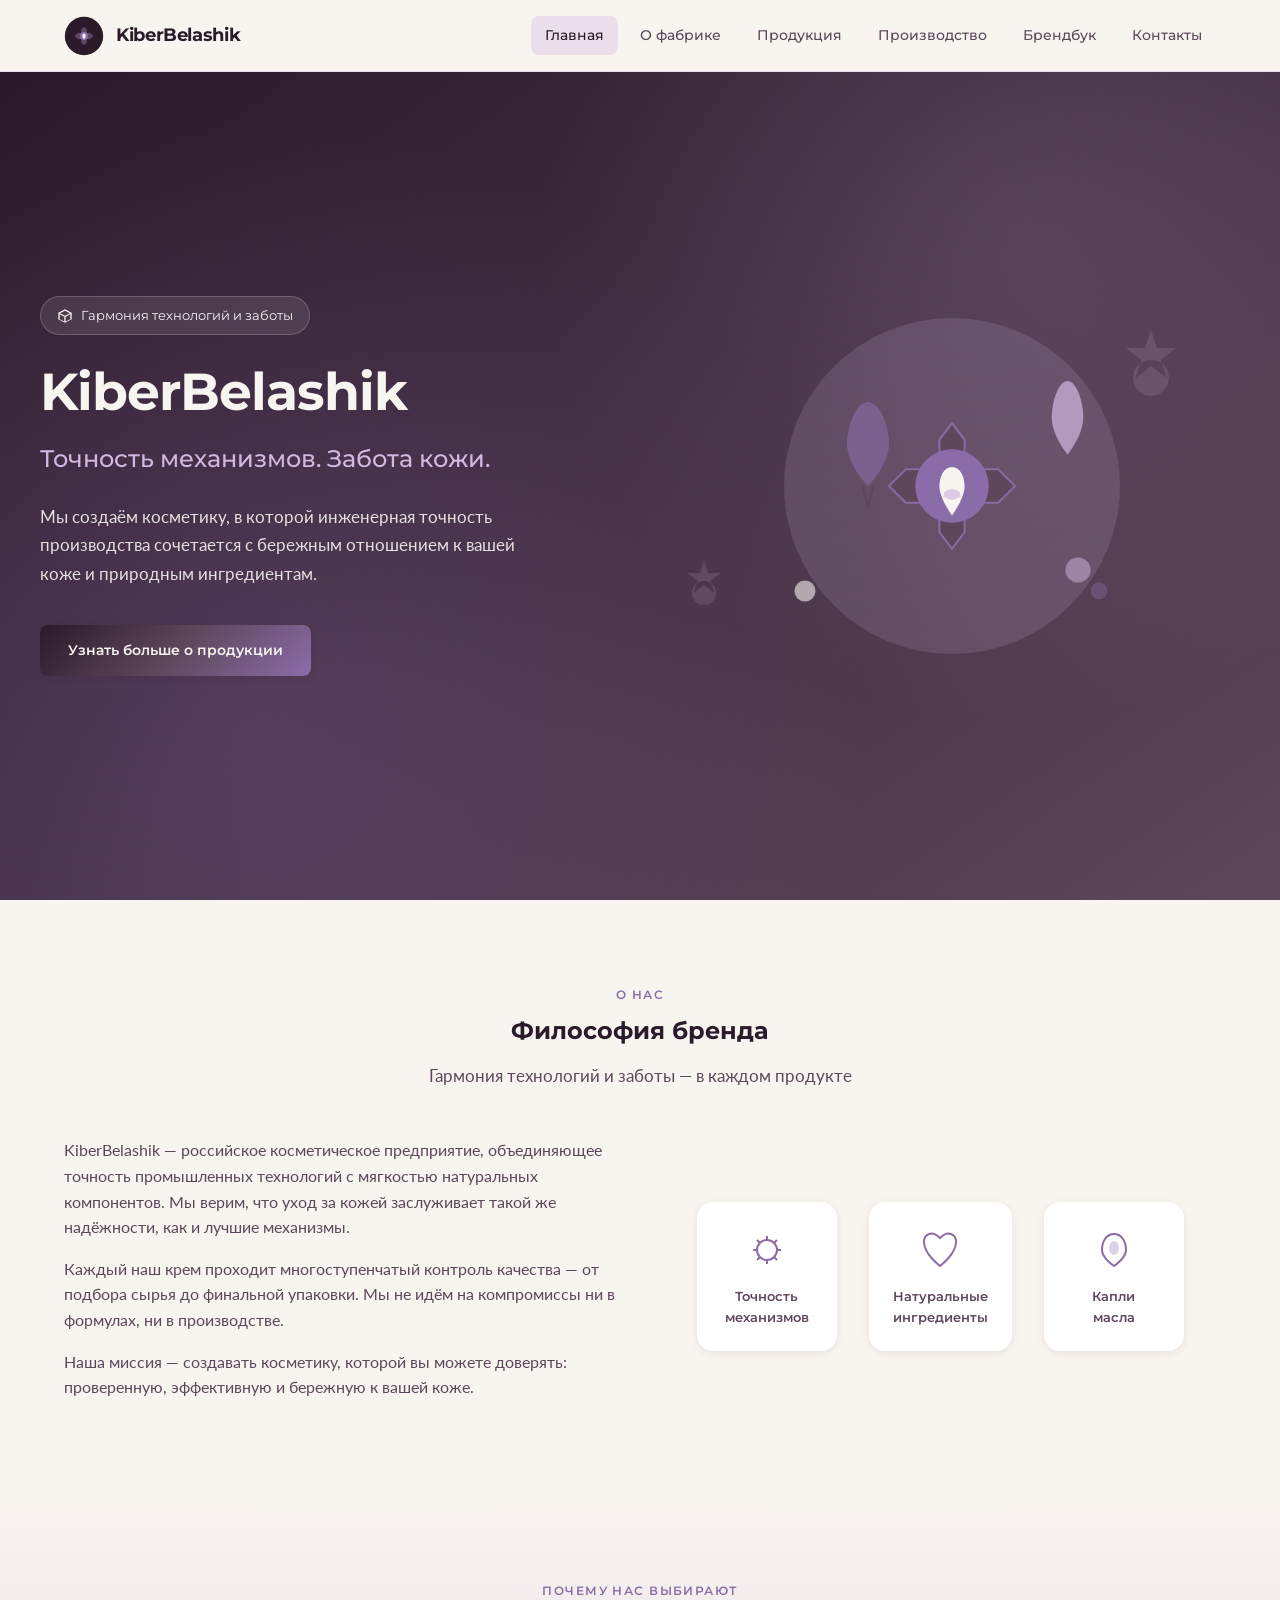
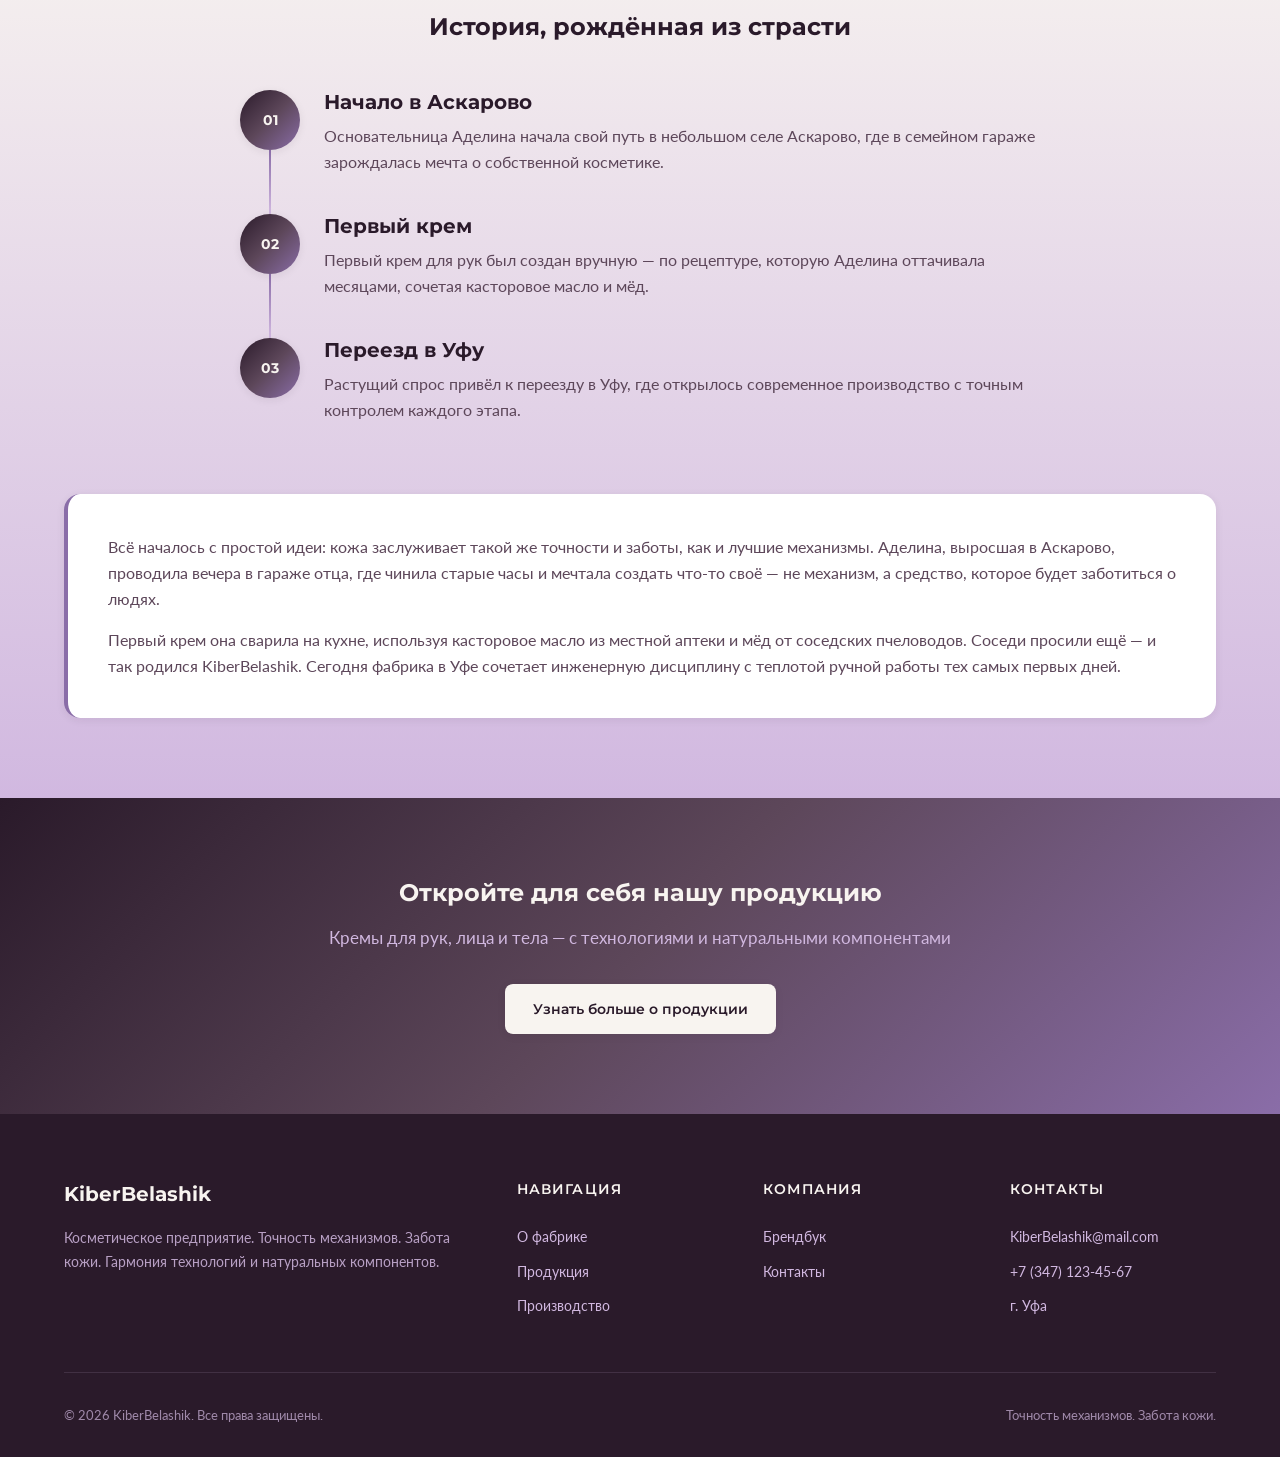
<file: index.html>
<!DOCTYPE html>
<html lang="ru">
<head>
  <meta charset="UTF-8">
  <meta name="viewport" content="width=device-width, initial-scale=1.0">
  <meta name="description" content="KiberBelashik — косметическое предприятие. Точность механизмов. Забота кожи.">
  <title>KiberBelashik — Главная</title>
  <link rel="stylesheet" href="css/variables.css">
  <link rel="stylesheet" href="css/base.css">
  <link rel="stylesheet" href="css/layout.css">
  <link rel="stylesheet" href="css/components.css">
  <link rel="stylesheet" href="css/home.css">
</head>
<body>
  <header class="header">
    <div class="container header__inner">
      <a href="index.html" class="logo">
        <svg class="logo__icon" viewBox="0 0 100 100" fill="none" aria-hidden="true">
          <circle cx="50" cy="50" r="48" fill="#2A1A2A"/>
          <g transform="translate(50,50)">
            <path d="M0,-22 L6,-16 L6,-6 L16,-6 L22,0 L16,6 L6,6 L6,16 L0,22 L-6,16 L-6,6 L-16,6 L-22,0 L-16,-6 L-6,-6 L-6,-16 Z" fill="#5D475A" stroke="#8A6DA8" stroke-width="1.2"/>
            <circle cx="0" cy="0" r="10" fill="#8A6DA8"/>
            <path d="M0,-6 C-3,-6 -4,-3 -4,0 C-4,4 0,8 0,8 C0,8 4,4 4,0 C4,-3 3,-6 0,-6Z" fill="#F8F4F0"/>
          </g>
        </svg>
        KiberBelashik
      </a>
      <button class="burger" aria-label="Меню"><span></span><span></span><span></span></button>
      <nav class="nav">
        <a href="index.html" class="nav__link nav__link--active">Главная</a>
        <a href="about.html" class="nav__link">О фабрике</a>
        <a href="products.html" class="nav__link">Продукция</a>
        <a href="production.html" class="nav__link">Производство</a>
        <a href="brandbook.html" class="nav__link">Брендбук</a>
        <a href="contacts.html" class="nav__link">Контакты</a>
      </nav>
    </div>
  </header>

  <main class="main">
    <section class="hero">
      <div class="container hero__grid">
        <div class="hero__content">
          <div class="hero__badge">
            <svg width="16" height="16" viewBox="0 0 24 24" fill="currentColor"><path d="M12 2L2 7v10l10 5 10-5V7L12 2zm0 2.2l7.5 3.75L12 11.7 4.5 7.95 12 4.2zM4 9.5l7 3.5v7.35l-7-3.5V9.5zm9 10.85v-7.35l7-3.5v7.35l-7 3.5z"/></svg>
            Гармония технологий и заботы
          </div>
          <h1 class="hero__title">KiberBelashik</h1>
          <p class="hero__slogan">Точность механизмов. Забота кожи.</p>
          <p class="hero__text">Мы создаём косметику, в которой инженерная точность производства сочетается с бережным отношением к вашей коже и природным ингредиентам.</p>
          <a href="products.html" class="btn btn--primary">Узнать больше о продукции</a>
        </div>
        <div class="hero__visual">
          <svg class="hero__gear hero__gear--1" viewBox="0 0 100 100" fill="currentColor"><path d="M50 10l5 15h16l-13 10 5 15-13-10-13 10 5-15-13-10h16z M50 35a15 15 0 100 30 15 15 0 000-30z"/></svg>
          <svg class="hero__gear hero__gear--2" viewBox="0 0 100 100" fill="currentColor"><path d="M50 10l5 15h16l-13 10 5 15-13-10-13 10 5-15-13-10h16z M50 35a15 15 0 100 30 15 15 0 000-30z"/></svg>
          <svg class="hero__illustration" viewBox="0 0 400 400" fill="none" aria-hidden="true">
            <circle cx="200" cy="200" r="160" fill="rgba(209,184,224,0.15)"/>
            <g transform="translate(200,200)">
              <path d="M0,-60 L12,-44 L12,-16 L44,-16 L60,0 L44,16 L12,16 L12,44 L0,60 L-12,44 L-12,16 L-44,16 L-60,0 L-44,-16 L-12,-16 L-12,-44 Z" fill="#5D475A" stroke="#8A6DA8" stroke-width="2" opacity="0.9"/>
              <circle cx="0" cy="0" r="35" fill="#8A6DA8"/>
              <path d="M0,-18 C-8,-18 -12,-8 -12,0 C-12,12 0,28 0,28 C0,28 12,12 12,0 C12,-8 8,-18 0,-18Z" fill="#F8F4F0"/>
              <ellipse cx="0" cy="8" rx="8" ry="5" fill="#D1B8E0" opacity="0.7"/>
            </g>
            <g transform="translate(80,120)">
              <path d="M20,40 C20,20 30,0 40,0 C50,0 60,20 60,40 C60,60 40,80 40,80 C40,80 20,60 20,40Z" fill="#8A6DA8" opacity="0.6"/>
              <path d="M35,80 L40,100 L45,80" stroke="#5D475A" stroke-width="2" fill="none"/>
            </g>
            <g transform="translate(280,100)">
              <path d="M15,35 C15,18 22,0 30,0 C38,0 45,18 45,35 C45,52 30,70 30,70 C30,70 15,52 15,35Z" fill="#D1B8E0" opacity="0.7"/>
            </g>
            <circle cx="320" cy="280" r="12" fill="#D1B8E0" opacity="0.5"/>
            <circle cx="340" cy="300" r="8" fill="#8A6DA8" opacity="0.4"/>
            <circle cx="60" cy="300" r="10" fill="#F8F4F0" opacity="0.6"/>
          </svg>
        </div>
      </div>
    </section>

    <section class="section" id="about">
      <div class="container">
        <div class="section__header">
          <span class="section__label">О нас</span>
          <h2 class="section__title">Философия бренда</h2>
          <p class="section__subtitle">Гармония технологий и заботы — в каждом продукте</p>
        </div>
        <div class="about-brief__content">
          <div class="about-brief__text">
            <p>KiberBelashik — российское косметическое предприятие, объединяющее точность промышленных технологий с мягкостью натуральных компонентов. Мы верим, что уход за кожей заслуживает такой же надёжности, как и лучшие механизмы.</p>
            <p>Каждый наш крем проходит многоступенчатый контроль качества — от подбора сырья до финальной упаковки. Мы не идём на компромиссы ни в формулах, ни в производстве.</p>
            <p>Наша миссия — создавать косметику, которой вы можете доверять: проверенную, эффективную и бережную к вашей коже.</p>
          </div>
          <div class="about-brief__icons">
            <div class="icon-feature">
              <svg viewBox="0 0 48 48" fill="none" stroke="currentColor" stroke-width="2"><circle cx="24" cy="24" r="10"/><path d="M24 14V10M24 38v-4M14 24h-4M38 24h-4M17 17l-3-3M34 34l-3-3M17 31l-3 3M34 14l-3 3"/></svg>
              <span>Точность<br>механизмов</span>
            </div>
            <div class="icon-feature">
              <svg viewBox="0 0 48 48" fill="none" stroke="currentColor" stroke-width="2"><path d="M24 40 C24 40 8 28 8 16 C8 8 16 4 24 12 C32 4 40 8 40 16 C40 28 24 40 24 40Z"/></svg>
              <span>Натуральные<br>ингредиенты</span>
            </div>
            <div class="icon-feature">
              <svg viewBox="0 0 48 48" fill="none" stroke="currentColor" stroke-width="2"><path d="M24 8 C16 8 12 16 12 24 C12 32 24 40 24 40 C24 40 36 32 36 24 C36 16 32 8 24 8Z"/><ellipse cx="24" cy="22" rx="4" ry="6" fill="currentColor" opacity="0.3"/></svg>
              <span>Капли<br>масла</span>
            </div>
          </div>
        </div>
      </div>
    </section>

    <section class="section section--alt">
      <div class="container">
        <div class="section__header">
          <span class="section__label">Почему нас выбирают</span>
          <h2 class="section__title">История, рождённая из страсти</h2>
        </div>
        <div class="why-us__timeline">
          <div class="why-us__item">
            <div class="why-us__marker">01</div>
            <div class="why-us__body">
              <h3>Начало в Аскарово</h3>
              <p>Основательница Аделина начала свой путь в небольшом селе Аскарово, где в семейном гараже зарождалась мечта о собственной косметике.</p>
            </div>
          </div>
          <div class="why-us__item">
            <div class="why-us__marker">02</div>
            <div class="why-us__body">
              <h3>Первый крем</h3>
              <p>Первый крем для рук был создан вручную — по рецептуре, которую Аделина оттачивала месяцами, сочетая касторовое масло и мёд.</p>
            </div>
          </div>
          <div class="why-us__item">
            <div class="why-us__marker">03</div>
            <div class="why-us__body">
              <h3>Переезд в Уфу</h3>
              <p>Растущий спрос привёл к переезду в Уфу, где открылось современное производство с точным контролем каждого этапа.</p>
            </div>
          </div>
        </div>
        <div class="why-us__story">
          <p>Всё началось с простой идеи: кожа заслуживает такой же точности и заботы, как и лучшие механизмы. Аделина, выросшая в Аскарово, проводила вечера в гараже отца, где чинила старые часы и мечтала создать что-то своё — не механизм, а средство, которое будет заботиться о людях.</p>
          <p>Первый крем она сварила на кухне, используя касторовое масло из местной аптеки и мёд от соседских пчеловодов. Соседи просили ещё — и так родился KiberBelashik. Сегодня фабрика в Уфе сочетает инженерную дисциплину с теплотой ручной работы тех самых первых дней.</p>
        </div>
      </div>
    </section>

    <section class="cta-section">
      <div class="container">
        <h2>Откройте для себя нашу продукцию</h2>
        <p>Кремы для рук, лица и тела — с технологиями и натуральными компонентами</p>
        <a href="products.html" class="btn btn--primary">Узнать больше о продукции</a>
      </div>
    </section>
  </main>

  <footer class="footer">
    <div class="container">
      <div class="footer__grid">
        <div>
          <div class="footer__brand">KiberBelashik</div>
          <p class="footer__desc">Косметическое предприятие. Точность механизмов. Забота кожи. Гармония технологий и натуральных компонентов.</p>
        </div>
        <div>
          <div class="footer__title">Навигация</div>
          <a href="about.html" class="footer__link">О фабрике</a>
          <a href="products.html" class="footer__link">Продукция</a>
          <a href="production.html" class="footer__link">Производство</a>
        </div>
        <div>
          <div class="footer__title">Компания</div>
          <a href="brandbook.html" class="footer__link">Брендбук</a>
          <a href="contacts.html" class="footer__link">Контакты</a>
        </div>
        <div>
          <div class="footer__title">Контакты</div>
          <a href="mailto:KiberBelashik@mail.com" class="footer__link">KiberBelashik@mail.com</a>
          <a href="tel:+73471234567" class="footer__link">+7 (347) 123-45-67</a>
          <span class="footer__link">г. Уфа</span>
        </div>
      </div>
      <div class="footer__bottom">
        <span>&copy; 2026 KiberBelashik. Все права защищены.</span>
        <span>Точность механизмов. Забота кожи.</span>
      </div>
    </div>
  </footer>

  <script src="js/main.js"></script>
  <script src="js/animations.js"></script>
</body>
</html>
</file>
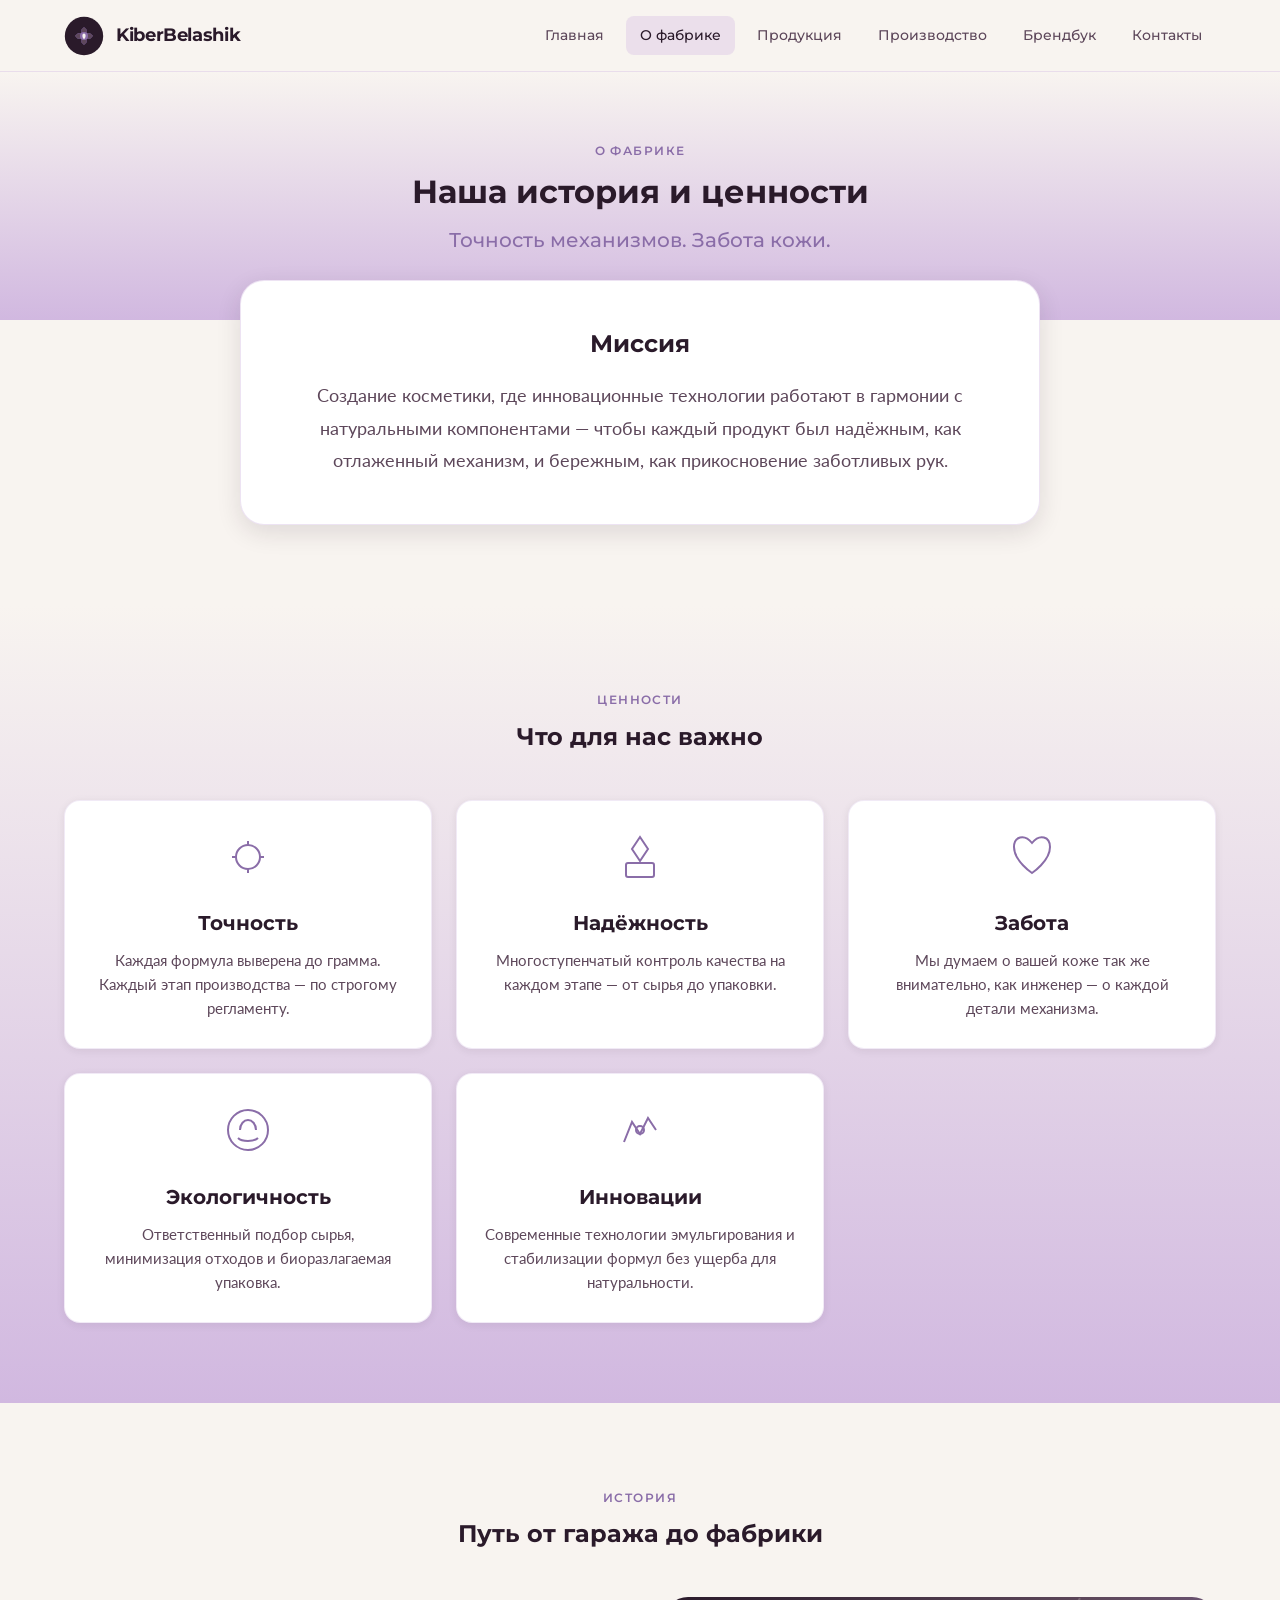
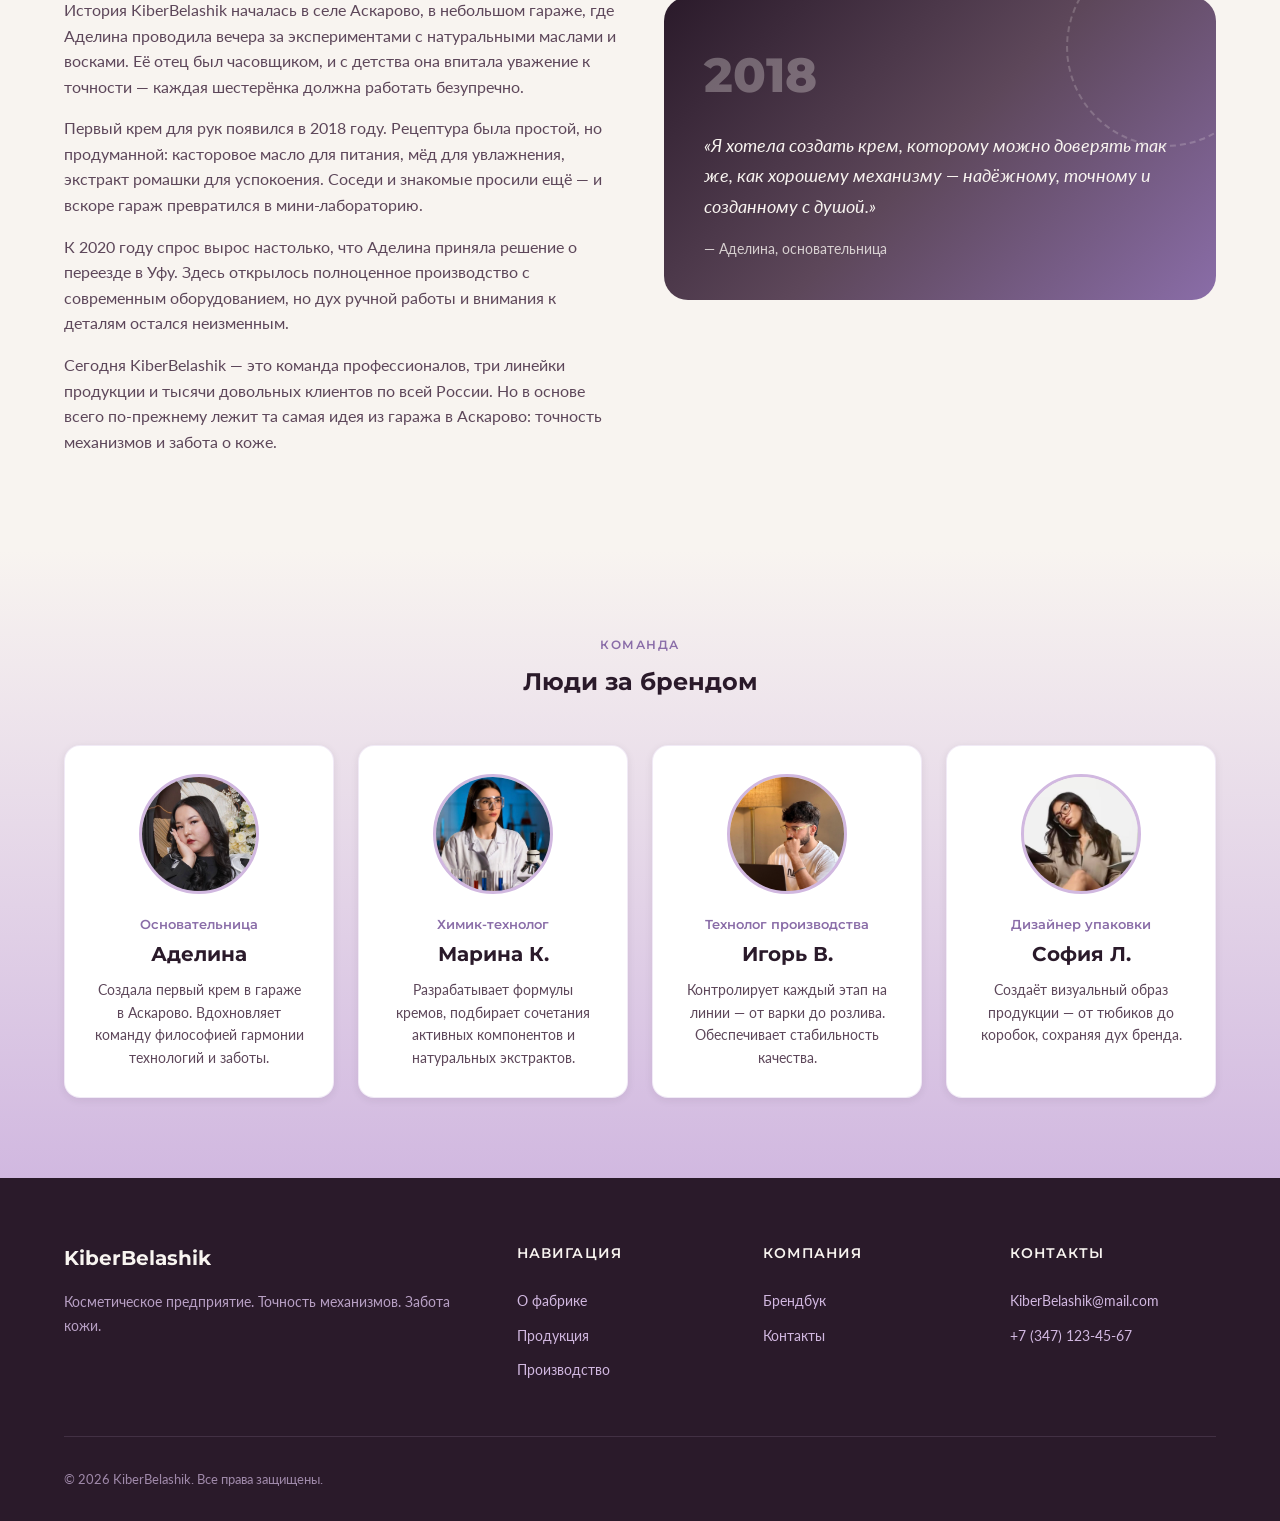
<file: about.html>
<!DOCTYPE html>
<html lang="ru">
<head>
  <meta charset="UTF-8">
  <meta name="viewport" content="width=device-width, initial-scale=1.0">
  <meta name="description" content="О фабрике KiberBelashik — история, миссия, команда">
  <title>О фабрике — KiberBelashik</title>
  <link rel="stylesheet" href="css/variables.css">
  <link rel="stylesheet" href="css/base.css">
  <link rel="stylesheet" href="css/layout.css">
  <link rel="stylesheet" href="css/components.css">
  <link rel="stylesheet" href="css/about.css">
</head>
<body>
  <header class="header">
    <div class="container header__inner">
      <a href="index.html" class="logo">
        <svg class="logo__icon" viewBox="0 0 100 100" fill="none" aria-hidden="true">
          <circle cx="50" cy="50" r="48" fill="#2A1A2A"/>
          <g transform="translate(50,50)">
            <path d="M0,-22 L6,-16 L6,-6 L16,-6 L22,0 L16,6 L6,6 L6,16 L0,22 L-6,16 L-6,6 L-16,6 L-22,0 L-16,-6 L-6,-6 L-6,-16 Z" fill="#5D475A" stroke="#8A6DA8" stroke-width="1.2"/>
            <circle cx="0" cy="0" r="10" fill="#8A6DA8"/>
            <path d="M0,-6 C-3,-6 -4,-3 -4,0 C-4,4 0,8 0,8 C0,8 4,4 4,0 C4,-3 3,-6 0,-6Z" fill="#F8F4F0"/>
          </g>
        </svg>
        KiberBelashik
      </a>
      <button class="burger" aria-label="Меню"><span></span><span></span><span></span></button>
      <nav class="nav">
        <a href="index.html" class="nav__link">Главная</a>
        <a href="about.html" class="nav__link nav__link--active">О фабрике</a>
        <a href="products.html" class="nav__link">Продукция</a>
        <a href="production.html" class="nav__link">Производство</a>
        <a href="brandbook.html" class="nav__link">Брендбук</a>
        <a href="contacts.html" class="nav__link">Контакты</a>
      </nav>
    </div>
  </header>

  <main class="main">
    <section class="page-hero">
      <div class="container">
        <span class="section__label">О фабрике</span>
        <h1>Наша история и ценности</h1>
        <p class="page-hero__slogan">Точность механизмов. Забота кожи.</p>
      </div>
    </section>

    <section class="section" style="padding-top: 0;">
      <div class="container">
        <div class="mission-card">
          <h2 style="margin-bottom: 20px;">Миссия</h2>
          <p>Создание косметики, где инновационные технологии работают в гармонии с натуральными компонентами — чтобы каждый продукт был надёжным, как отлаженный механизм, и бережным, как прикосновение заботливых рук.</p>
        </div>
      </div>
    </section>

    <section class="section section--alt">
      <div class="container">
        <div class="section__header">
          <span class="section__label">Ценности</span>
          <h2 class="section__title">Что для нас важно</h2>
        </div>
        <div class="grid grid--3 values-grid">
          <div class="card">
            <svg class="card__icon" viewBox="0 0 56 56" fill="none" stroke="currentColor" stroke-width="2"><circle cx="28" cy="28" r="12"/><path d="M28 16v-4M28 44v-4M16 28h-4M44 28h-4"/></svg>
            <h3 class="card__title">Точность</h3>
            <p class="card__text">Каждая формула выверена до грамма. Каждый этап производства — по строгому регламенту.</p>
          </div>
          <div class="card">
            <svg class="card__icon" viewBox="0 0 56 56" fill="none" stroke="currentColor" stroke-width="2"><path d="M28 8 L36 20 L28 32 L20 20 Z"/><rect x="14" y="34" width="28" height="14" rx="2"/></svg>
            <h3 class="card__title">Надёжность</h3>
            <p class="card__text">Многоступенчатый контроль качества на каждом этапе — от сырья до упаковки.</p>
          </div>
          <div class="card">
            <svg class="card__icon" viewBox="0 0 56 56" fill="none" stroke="currentColor" stroke-width="2"><path d="M28 44 C28 44 10 32 10 18 C10 8 20 4 28 14 C36 4 46 8 46 18 C46 32 28 44 28 44Z"/></svg>
            <h3 class="card__title">Забота</h3>
            <p class="card__text">Мы думаем о вашей коже так же внимательно, как инженер — о каждой детали механизма.</p>
          </div>
          <div class="card">
            <svg class="card__icon" viewBox="0 0 56 56" fill="none" stroke="currentColor" stroke-width="2"><circle cx="28" cy="28" r="20"/><path d="M20 28 C20 22 24 18 28 18 C32 18 36 22 36 28"/><path d="M18 36 C22 40 34 40 38 36"/></svg>
            <h3 class="card__title">Экологичность</h3>
            <p class="card__text">Ответственный подбор сырья, минимизация отходов и биоразлагаемая упаковка.</p>
          </div>
          <div class="card">
            <svg class="card__icon" viewBox="0 0 56 56" fill="none" stroke="currentColor" stroke-width="2"><path d="M12 40 L20 20 L28 32 L36 16 L44 28"/><circle cx="28" cy="28" r="4"/></svg>
            <h3 class="card__title">Инновации</h3>
            <p class="card__text">Современные технологии эмульгирования и стабилизации формул без ущерба для натуральности.</p>
          </div>
        </div>
      </div>
    </section>

    <section class="section">
      <div class="container">
        <div class="section__header">
          <span class="section__label">История</span>
          <h2 class="section__title">Путь от гаража до фабрики</h2>
        </div>
        <div class="history-block">
          <div class="history-block__text">
            <p>История KiberBelashik началась в селе Аскарово, в небольшом гараже, где Аделина проводила вечера за экспериментами с натуральными маслами и восками. Её отец был часовщиком, и с детства она впитала уважение к точности — каждая шестерёнка должна работать безупречно.</p>
            <p>Первый крем для рук появился в 2018 году. Рецептура была простой, но продуманной: касторовое масло для питания, мёд для увлажнения, экстракт ромашки для успокоения. Соседи и знакомые просили ещё — и вскоре гараж превратился в мини-лабораторию.</p>
            <p>К 2020 году спрос вырос настолько, что Аделина приняла решение о переезде в Уфу. Здесь открылось полноценное производство с современным оборудованием, но дух ручной работы и внимания к деталям остался неизменным.</p>
            <p>Сегодня KiberBelashik — это команда профессионалов, три линейки продукции и тысячи довольных клиентов по всей России. Но в основе всего по-прежнему лежит та самая идея из гаража в Аскарово: точность механизмов и забота о коже.</p>
          </div>
          <div class="history-block__visual">
            <div class="history-block__year">2018</div>
            <p class="history-block__quote">«Я хотела создать крем, которому можно доверять так же, как хорошему механизму — надёжному, точному и созданному с душой.»</p>
            <p style="margin-top: 16px; font-size: 14px; opacity: 0.8;">— Аделина, основательница</p>
          </div>
        </div>
      </div>
    </section>

    <section class="section section--alt">
      <div class="container">
        <div class="section__header">
          <span class="section__label">Команда</span>
          <h2 class="section__title">Люди за брендом</h2>
        </div>
        <div class="grid grid--4">
          <div class="card team-card">
            <div class="team-card__avatar">
              <img src="images/аделина.jpg" alt="Аделина, основательница" loading="lazy" onerror="this.onerror=null;this.src='assets/images/team/adelina.svg'">
            </div>
            <div class="team-card__role">Основательница</div>
            <h3 class="team-card__name">Аделина</h3>
            <p class="team-card__desc">Создала первый крем в гараже в Аскарово. Вдохновляет команду философией гармонии технологий и заботы.</p>
          </div>
          <div class="card team-card">
            <div class="team-card__avatar">
              <img src="images/химик.jpg" alt="Марина К., химик-технолог" loading="lazy" onerror="this.onerror=null;this.src='assets/images/team/marina.svg'">
            </div>
            <div class="team-card__role">Химик-технолог</div>
            <h3 class="team-card__name">Марина К.</h3>
            <p class="team-card__desc">Разрабатывает формулы кремов, подбирает сочетания активных компонентов и натуральных экстрактов.</p>
          </div>
          <div class="card team-card">
            <div class="team-card__avatar">
              <img src="images/технолог.jpg" alt="Игорь В., технолог производства" loading="lazy" onerror="this.onerror=null;this.src='assets/images/team/igor.svg'">
            </div>
            <div class="team-card__role">Технолог производства</div>
            <h3 class="team-card__name">Игорь В.</h3>
            <p class="team-card__desc">Контролирует каждый этап на линии — от варки до розлива. Обеспечивает стабильность качества.</p>
          </div>
          <div class="card team-card">
            <div class="team-card__avatar">
              <img src="images/диз.png" alt="София Л., дизайнер упаковки" loading="lazy" onerror="this.onerror=null;this.src='assets/images/team/sofia.svg'">
            </div>
            <div class="team-card__role">Дизайнер упаковки</div>
            <h3 class="team-card__name">София Л.</h3>
            <p class="team-card__desc">Создаёт визуальный образ продукции — от тюбиков до коробок, сохраняя дух бренда.</p>
          </div>
        </div>
      </div>
    </section>
  </main>

  <footer class="footer">
    <div class="container">
      <div class="footer__grid">
        <div>
          <div class="footer__brand">KiberBelashik</div>
          <p class="footer__desc">Косметическое предприятие. Точность механизмов. Забота кожи.</p>
        </div>
        <div>
          <div class="footer__title">Навигация</div>
          <a href="about.html" class="footer__link">О фабрике</a>
          <a href="products.html" class="footer__link">Продукция</a>
          <a href="production.html" class="footer__link">Производство</a>
        </div>
        <div>
          <div class="footer__title">Компания</div>
          <a href="brandbook.html" class="footer__link">Брендбук</a>
          <a href="contacts.html" class="footer__link">Контакты</a>
        </div>
        <div>
          <div class="footer__title">Контакты</div>
          <a href="mailto:KiberBelashik@mail.com" class="footer__link">KiberBelashik@mail.com</a>
          <a href="tel:+73471234567" class="footer__link">+7 (347) 123-45-67</a>
        </div>
      </div>
      <div class="footer__bottom">
        <span>&copy; 2026 KiberBelashik. Все права защищены.</span>
      </div>
    </div>
  </footer>

  <script src="js/main.js"></script>
  <script src="js/animations.js"></script>
</body>
</html>
</file>
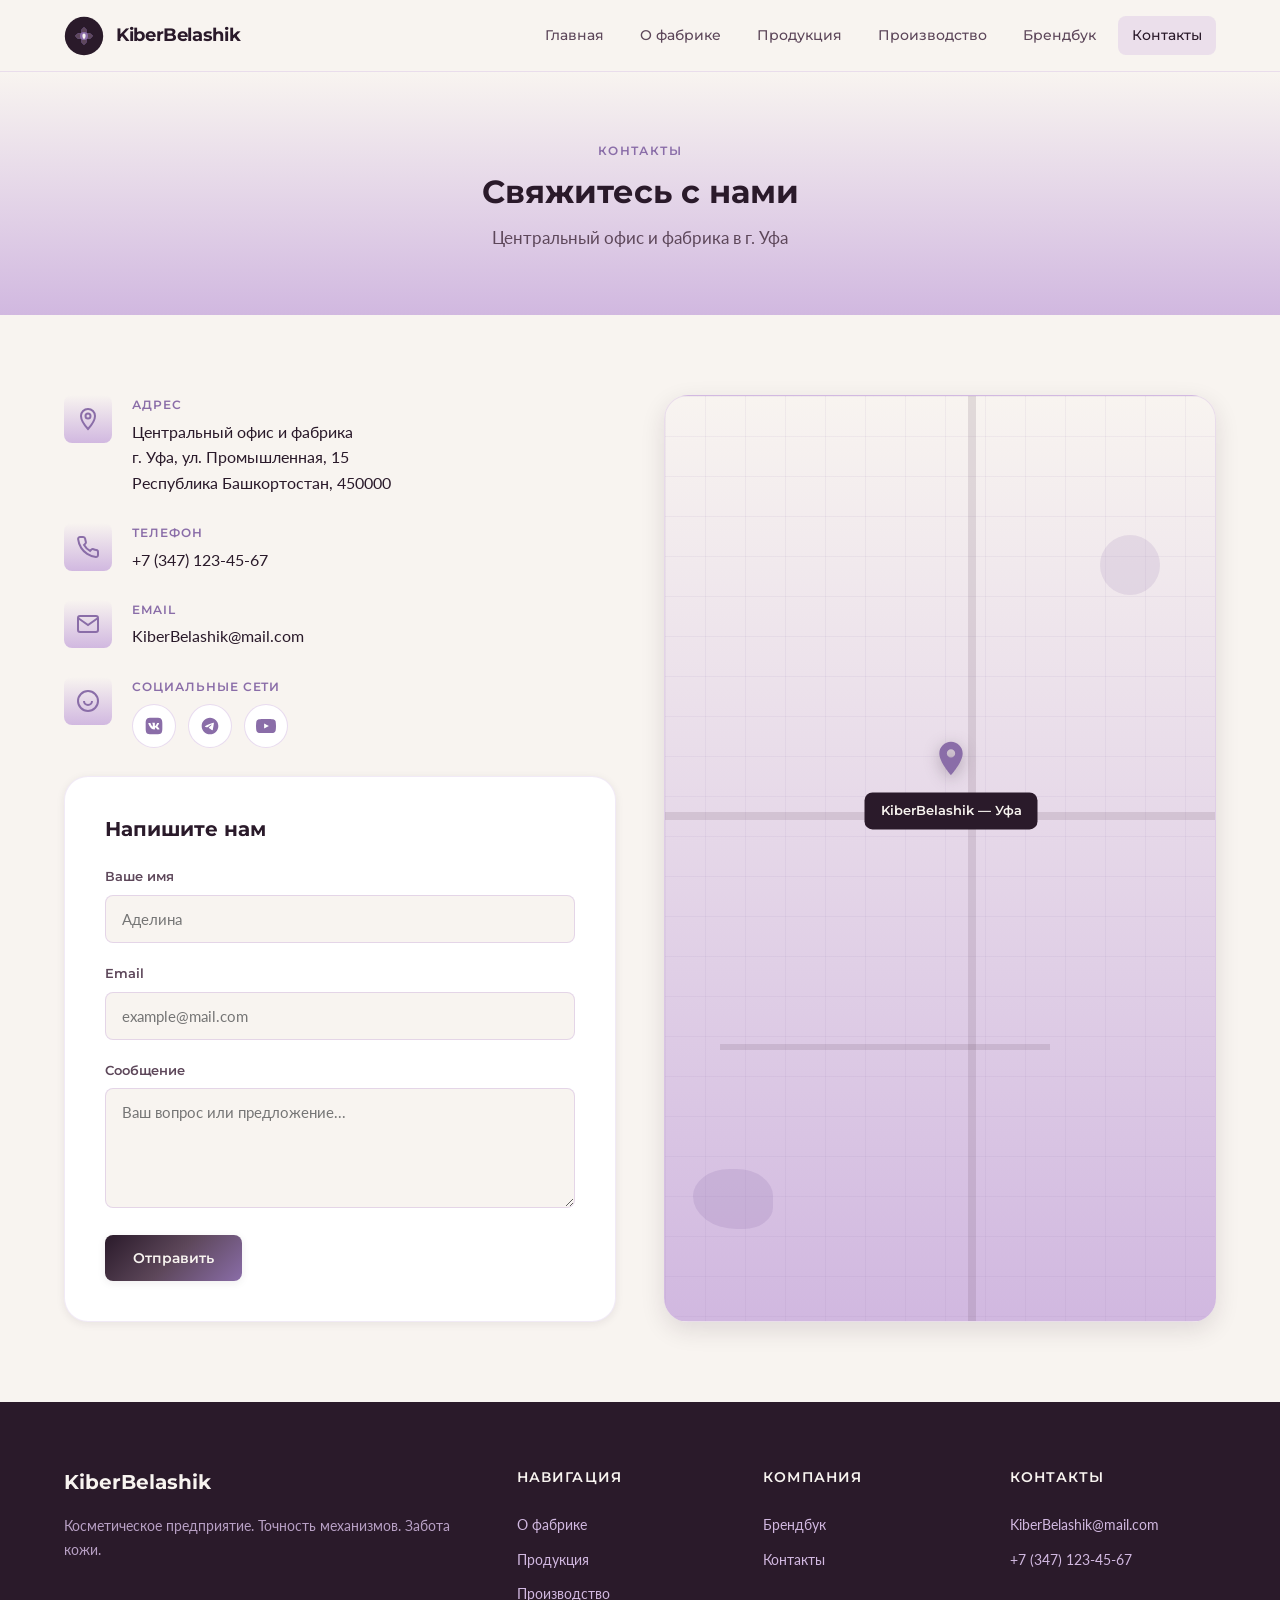
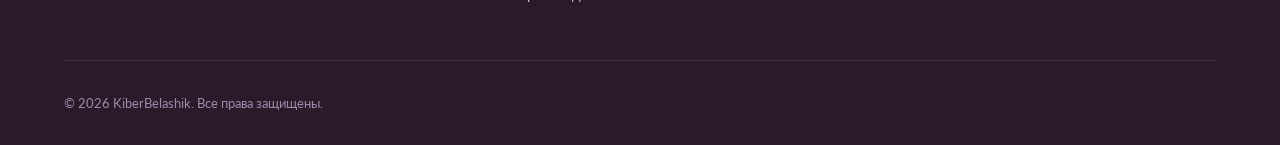
<file: contacts.html>
<!DOCTYPE html>
<html lang="ru">
<head>
  <meta charset="UTF-8">
  <meta name="viewport" content="width=device-width, initial-scale=1.0">
  <meta name="description" content="Контакты KiberBelashik — офис и фабрика в Уфе">
  <title>Контакты — KiberBelashik</title>
  <link rel="stylesheet" href="css/variables.css">
  <link rel="stylesheet" href="css/base.css">
  <link rel="stylesheet" href="css/layout.css">
  <link rel="stylesheet" href="css/components.css">
  <link rel="stylesheet" href="css/contacts.css">
</head>
<body>
  <header class="header">
    <div class="container header__inner">
      <a href="index.html" class="logo">
        <svg class="logo__icon" viewBox="0 0 100 100" fill="none" aria-hidden="true">
          <circle cx="50" cy="50" r="48" fill="#2A1A2A"/>
          <g transform="translate(50,50)">
            <path d="M0,-22 L6,-16 L6,-6 L16,-6 L22,0 L16,6 L6,6 L6,16 L0,22 L-6,16 L-6,6 L-16,6 L-22,0 L-16,-6 L-6,-6 L-6,-16 Z" fill="#5D475A" stroke="#8A6DA8" stroke-width="1.2"/>
            <circle cx="0" cy="0" r="10" fill="#8A6DA8"/>
            <path d="M0,-6 C-3,-6 -4,-3 -4,0 C-4,4 0,8 0,8 C0,8 4,4 4,0 C4,-3 3,-6 0,-6Z" fill="#F8F4F0"/>
          </g>
        </svg>
        KiberBelashik
      </a>
      <button class="burger" aria-label="Меню"><span></span><span></span><span></span></button>
      <nav class="nav">
        <a href="index.html" class="nav__link">Главная</a>
        <a href="about.html" class="nav__link">О фабрике</a>
        <a href="products.html" class="nav__link">Продукция</a>
        <a href="production.html" class="nav__link">Производство</a>
        <a href="brandbook.html" class="nav__link">Брендбук</a>
        <a href="contacts.html" class="nav__link nav__link--active">Контакты</a>
      </nav>
    </div>
  </header>

  <main class="main">
    <section class="page-hero" style="background: var(--gradient-soft); padding: 64px 0; text-align: center;">
      <div class="container">
        <span class="section__label">Контакты</span>
        <h1>Свяжитесь с нами</h1>
        <p class="section__subtitle" style="margin-top: 12px;">Центральный офис и фабрика в г. Уфа</p>
      </div>
    </section>

    <section class="section">
      <div class="container">
        <div class="contacts-grid">
          <div class="contact-info">
            <div class="contact-item">
              <div class="contact-item__icon">
                <svg viewBox="0 0 24 24" fill="none" stroke="currentColor" stroke-width="2"><path d="M12 2C8.13 2 5 5.13 5 9c0 5.25 7 13 7 13s7-7.75 7-13c0-3.87-3.13-7-7-7z"/><circle cx="12" cy="9" r="2.5"/></svg>
              </div>
              <div>
                <div class="contact-item__label">Адрес</div>
                <div class="contact-item__value">
                  Центральный офис и фабрика<br>
                  г. Уфа, ул. Промышленная, 15<br>
                  Республика Башкортостан, 450000
                </div>
              </div>
            </div>

            <div class="contact-item">
              <div class="contact-item__icon">
                <svg viewBox="0 0 24 24" fill="none" stroke="currentColor" stroke-width="2"><path d="M22 16.92v3a2 2 0 01-2.18 2 19.79 19.79 0 01-8.63-3.07 19.5 19.5 0 01-6-6 19.79 19.79 0 01-3.07-8.67A2 2 0 014.11 2h3a2 2 0 012 1.72c.127.96.361 1.903.7 2.81a2 2 0 01-.45 2.11L8.09 9.91a16 16 0 006 6l1.27-1.27a2 2 0 012.11-.45c.907.339 1.85.573 2.81.7A2 2 0 0122 16.92z"/></svg>
              </div>
              <div>
                <div class="contact-item__label">Телефон</div>
                <div class="contact-item__value">
                  <a href="tel:+73471234567">+7 (347) 123-45-67</a>
                </div>
              </div>
            </div>

            <div class="contact-item">
              <div class="contact-item__icon">
                <svg viewBox="0 0 24 24" fill="none" stroke="currentColor" stroke-width="2"><path d="M4 4h16c1.1 0 2 .9 2 2v12c0 1.1-.9 2-2 2H4c-1.1 0-2-.9-2-2V6c0-1.1.9-2 2-2z"/><path d="M22 6l-10 7L2 6"/></svg>
              </div>
              <div>
                <div class="contact-item__label">Email</div>
                <div class="contact-item__value">
                  <a href="mailto:KiberBelashik@mail.com">KiberBelashik@mail.com</a>
                </div>
              </div>
            </div>

            <div class="contact-item">
              <div class="contact-item__icon">
                <svg viewBox="0 0 24 24" fill="none" stroke="currentColor" stroke-width="2"><circle cx="12" cy="12" r="10"/><path d="M8 12a4 4 0 108 0"/></svg>
              </div>
              <div>
                <div class="contact-item__label">Социальные сети</div>
                <div class="social-links">
                  <a href="#" class="social-link" aria-label="ВКонтакте" title="ВКонтакте">
                    <svg viewBox="0 0 24 24" fill="currentColor"><path d="M15.07 2H8.93C3.33 2 2 3.33 2 8.93v6.14C2 20.67 3.33 22 8.93 22h6.14c5.6 0 6.93-1.33 6.93-6.93V8.93C22 3.33 20.67 2 15.07 2zm3.08 14.27h-1.46c-.55 0-.72-.44-1.71-1.42-.86-.86-1.24-.96-1.46-.96-.3 0-.38.09-.38.5v1.3c0 .36-.12.58-1.06.58-1.56 0-3.3-.94-4.52-2.7-1.84-2.58-2.35-4.52-2.35-4.92 0-.21.09-.4.5-.4h1.46c.37 0 .51.17.65.57.72 2.08 1.92 3.9 2.42 3.9.18 0 .27-.09.27-.55V9.96c-.06-.99-.58-1.07-.58-1.42 0-.17.14-.34.37-.34h2.3c.31 0 .42.17.42.53v2.84c0 .31.14.42.23.42.18 0 .33-.11.65-.43 1.01-1.13 1.73-2.88 1.73-2.88.1-.21.26-.4.65-.4h1.46c.44 0 .53.23.44.53-.18.84-1.93 3.28-1.93 3.28-.15.25-.21.36 0 .65.15.21.65.64 1 1.04.64.72 1.13 1.33 1.26 1.75.14.42-.07.64-.5.64z"/></svg>
                  </a>
                  <a href="#" class="social-link" aria-label="Telegram" title="Telegram">
                    <svg viewBox="0 0 24 24" fill="currentColor"><path d="M12 2C6.48 2 2 6.48 2 12s4.48 10 10 10 10-4.48 10-10S17.52 2 12 2zm4.64 6.8c-.15 1.58-.8 5.42-1.13 7.19-.14.75-.42 1-.68 1.03-.58.05-1.02-.38-1.58-.75-.88-.58-1.38-.94-2.23-1.5-.99-.65-.35-1.01.22-1.59.15-.15 2.71-2.48 2.76-2.69a.2.2 0 00-.05-.18c-.06-.05-.14-.03-.21-.02-.09.02-1.49.95-4.22 2.79-.4.27-.76.41-1.08.4-.36-.01-1.04-.2-1.55-.37-.63-.2-1.12-.31-1.08-.66.02-.18.27-.36.74-.55 2.92-1.27 4.86-2.11 5.83-2.51 2.78-1.16 3.35-1.36 3.73-1.36.08 0 .27.02.39.12.1.08.13.19.14.27-.01.06.01.24 0 .38z"/></svg>
                  </a>
                  <a href="#" class="social-link" aria-label="YouTube" title="YouTube">
                    <svg viewBox="0 0 24 24" fill="currentColor"><path d="M23.5 6.19a3.02 3.02 0 00-2.12-2.14C19.54 3.5 12 3.5 12 3.5s-7.54 0-9.38.55A3.02 3.02 0 00.5 6.19 31.6 31.6 0 000 12a31.6 31.6 0 00.5 5.81 3.02 3.02 0 002.12 2.14c1.84.55 9.38.55 9.38.55s7.54 0 9.38-.55a3.02 3.02 0 002.12-2.14A31.6 31.6 0 0024 12a31.6 31.6 0 00-.5-5.81zM9.75 15.02V8.98L15.5 12l-5.75 3.02z"/></svg>
                  </a>
                </div>
              </div>
            </div>

            <form class="contact-form" onsubmit="event.preventDefault(); alert('Спасибо! Мы свяжемся с вами в ближайшее время.');">
              <h3 style="margin-bottom: 24px;">Напишите нам</h3>
              <div class="form-group">
                <label for="name">Ваше имя</label>
                <input type="text" id="name" name="name" required placeholder="Аделина">
              </div>
              <div class="form-group">
                <label for="email">Email</label>
                <input type="email" id="email" name="email" required placeholder="example@mail.com">
              </div>
              <div class="form-group">
                <label for="message">Сообщение</label>
                <textarea id="message" name="message" required placeholder="Ваш вопрос или предложение..."></textarea>
              </div>
              <button type="submit" class="btn btn--primary">Отправить</button>
            </form>
          </div>

          <div class="map-container">
            <div class="map-static" aria-label="Карта: г. Уфа, ул. Промышленная, 15">
              <div class="map-static__grid"></div>
              <div class="map-static__roads">
                <div class="map-road map-road--h"></div>
                <div class="map-road map-road--v"></div>
                <div class="map-road map-road--h2"></div>
              </div>
              <div class="map-static__water"></div>
              <div class="map-static__park"></div>
              <div class="map-pin">
                <svg viewBox="0 0 24 24" fill="currentColor"><path d="M12 2C8.13 2 5 5.13 5 9c0 5.25 7 13 7 13s7-7.75 7-13c0-3.87-3.13-7-7-7zm0 9.5a2.5 2.5 0 010-5 2.5 2.5 0 010 5z"/></svg>
                <span class="map-pin__label">KiberBelashik — Уфа</span>
              </div>
            </div>
          </div>
        </div>
      </div>
    </section>
  </main>

  <footer class="footer">
    <div class="container">
      <div class="footer__grid">
        <div>
          <div class="footer__brand">KiberBelashik</div>
          <p class="footer__desc">Косметическое предприятие. Точность механизмов. Забота кожи.</p>
        </div>
        <div>
          <div class="footer__title">Навигация</div>
          <a href="about.html" class="footer__link">О фабрике</a>
          <a href="products.html" class="footer__link">Продукция</a>
          <a href="production.html" class="footer__link">Производство</a>
        </div>
        <div>
          <div class="footer__title">Компания</div>
          <a href="brandbook.html" class="footer__link">Брендбук</a>
          <a href="contacts.html" class="footer__link">Контакты</a>
        </div>
        <div>
          <div class="footer__title">Контакты</div>
          <a href="mailto:KiberBelashik@mail.com" class="footer__link">KiberBelashik@mail.com</a>
          <a href="tel:+73471234567" class="footer__link">+7 (347) 123-45-67</a>
        </div>
      </div>
      <div class="footer__bottom">
        <span>&copy; 2026 KiberBelashik. Все права защищены.</span>
      </div>
    </div>
  </footer>

  <script src="js/main.js"></script>
  <script src="js/animations.js"></script>
</body>
</html>
</file>
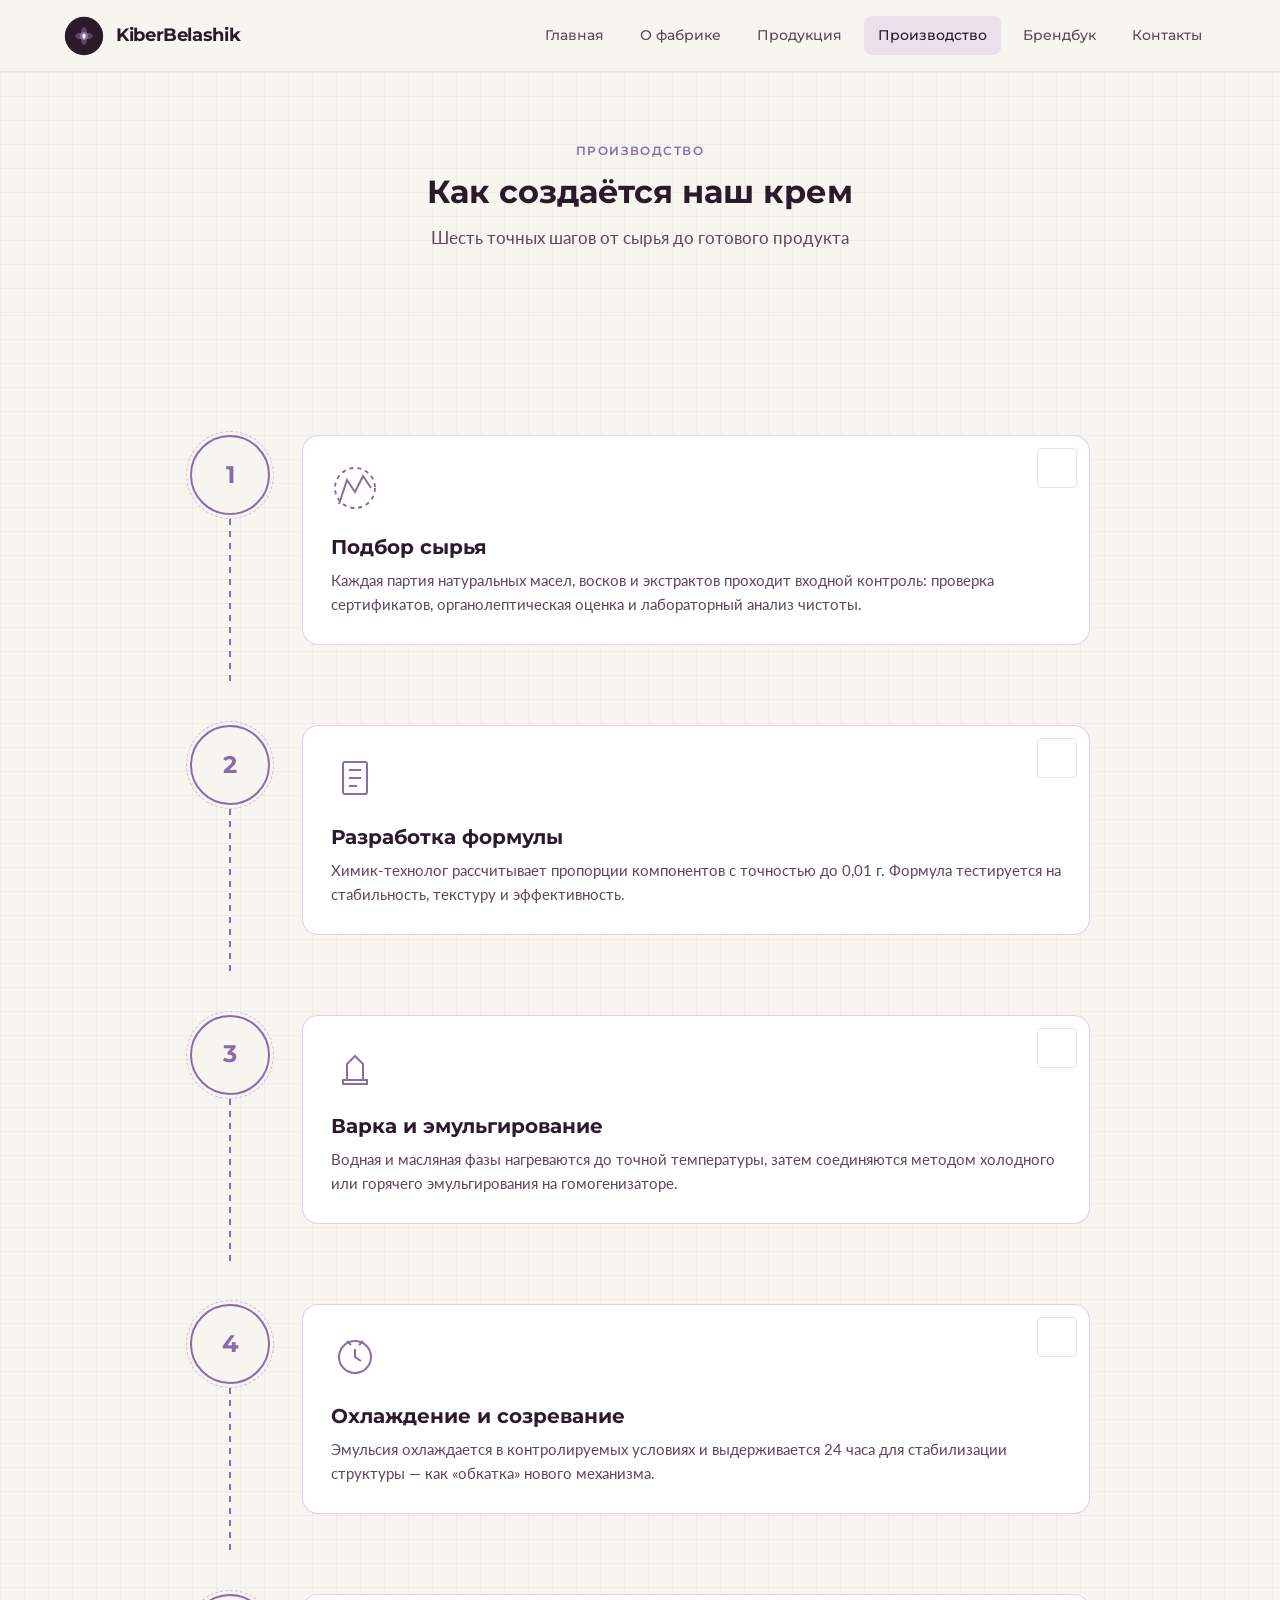
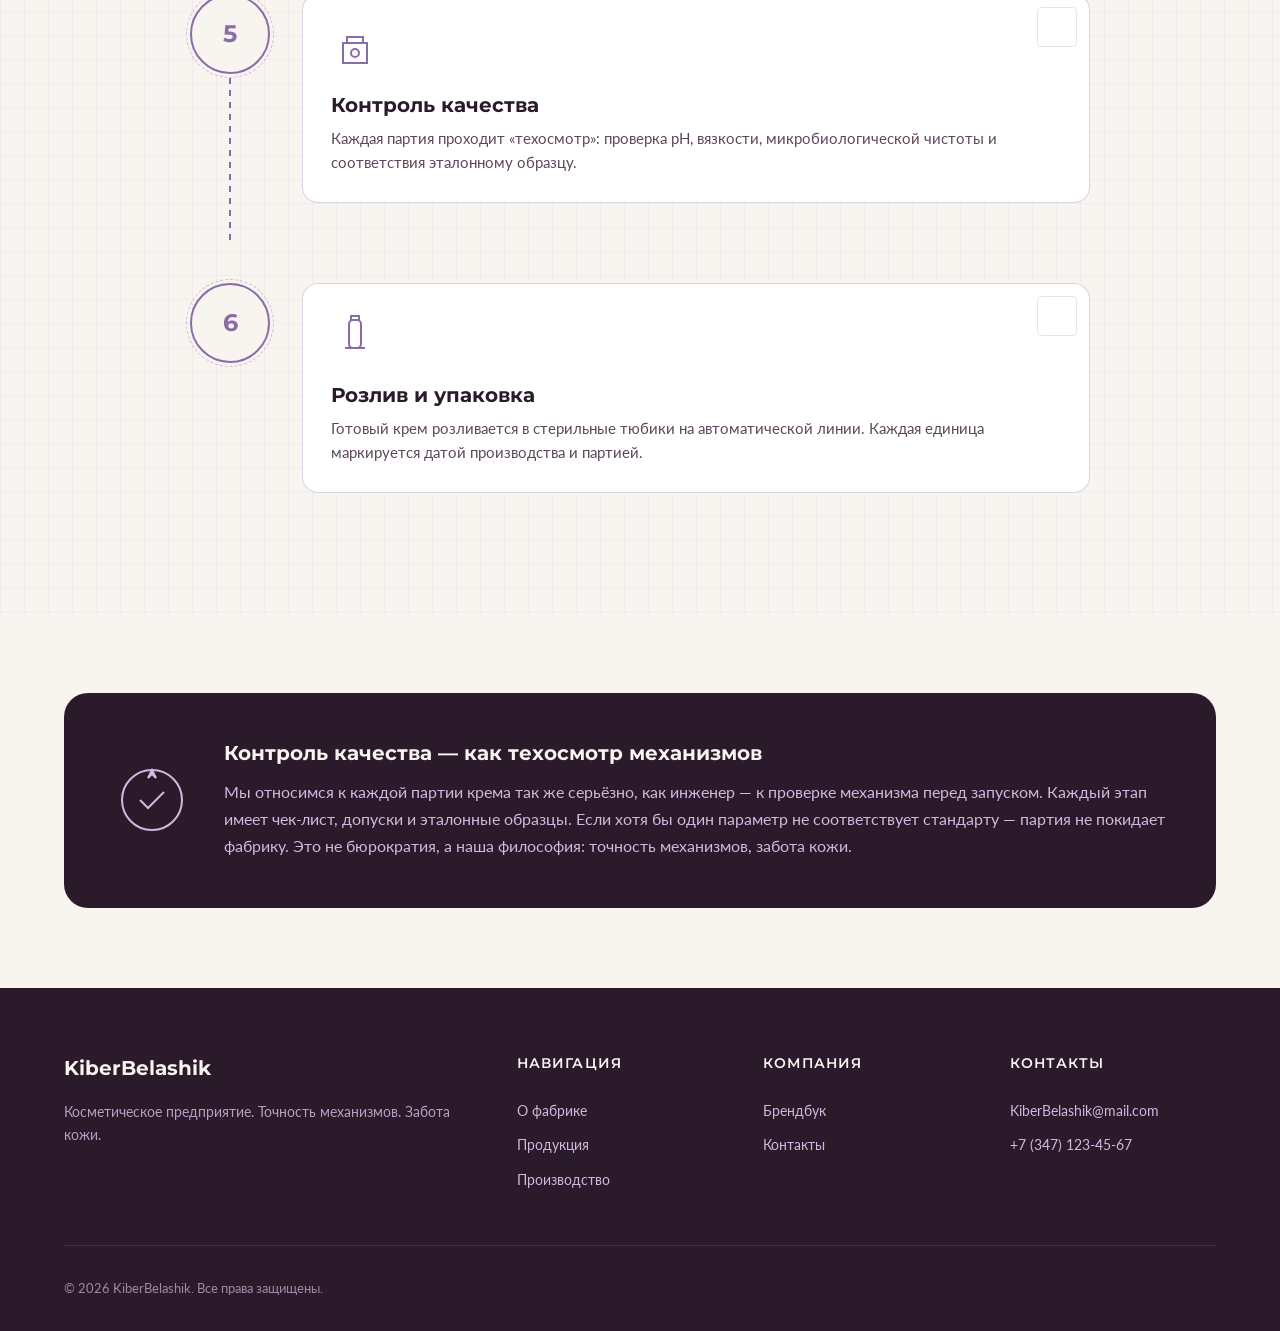
<file: production.html>
<!DOCTYPE html>
<html lang="ru">
<head>
  <meta charset="UTF-8">
  <meta name="viewport" content="width=device-width, initial-scale=1.0">
  <meta name="description" content="Производство KiberBelashik — от сырья до упаковки">
  <title>Производство — KiberBelashik</title>
  <link rel="stylesheet" href="css/variables.css">
  <link rel="stylesheet" href="css/base.css">
  <link rel="stylesheet" href="css/layout.css">
  <link rel="stylesheet" href="css/components.css">
  <link rel="stylesheet" href="css/production.css">
</head>
<body>
  <header class="header">
    <div class="container header__inner">
      <a href="index.html" class="logo">
        <svg class="logo__icon" viewBox="0 0 100 100" fill="none" aria-hidden="true">
          <circle cx="50" cy="50" r="48" fill="#2A1A2A"/>
          <g transform="translate(50,50)">
            <path d="M0,-22 L6,-16 L6,-6 L16,-6 L22,0 L16,6 L6,6 L6,16 L0,22 L-6,16 L-6,6 L-16,6 L-22,0 L-16,-6 L-6,-6 L-6,-16 Z" fill="#5D475A" stroke="#8A6DA8" stroke-width="1.2"/>
            <circle cx="0" cy="0" r="10" fill="#8A6DA8"/>
            <path d="M0,-6 C-3,-6 -4,-3 -4,0 C-4,4 0,8 0,8 C0,8 4,4 4,0 C4,-3 3,-6 0,-6Z" fill="#F8F4F0"/>
          </g>
        </svg>
        KiberBelashik
      </a>
      <button class="burger" aria-label="Меню"><span></span><span></span><span></span></button>
      <nav class="nav">
        <a href="index.html" class="nav__link">Главная</a>
        <a href="about.html" class="nav__link">О фабрике</a>
        <a href="products.html" class="nav__link">Продукция</a>
        <a href="production.html" class="nav__link nav__link--active">Производство</a>
        <a href="brandbook.html" class="nav__link">Брендбук</a>
        <a href="contacts.html" class="nav__link">Контакты</a>
      </nav>
    </div>
  </header>

  <main class="main">
    <section class="page-hero blueprint-bg" style="padding: 64px 0; text-align: center;">
      <div class="container">
        <span class="section__label">Производство</span>
        <h1>Как создаётся наш крем</h1>
        <p class="section__subtitle" style="margin-top: 12px;">Шесть точных шагов от сырья до готового продукта</p>
      </div>
    </section>

    <section class="section blueprint-bg">
      <div class="container">
        <div class="process-steps">
          <div class="process-step">
            <div class="process-step__number">1</div>
            <div class="process-step__content">
              <svg class="process-step__icon" viewBox="0 0 48 48" fill="none" stroke="currentColor" stroke-width="2"><path d="M8 40 L16 16 L24 28 L32 12 L40 24"/><circle cx="24" cy="24" r="20" stroke-dasharray="4 4"/></svg>
              <h3 class="process-step__title">Подбор сырья</h3>
              <p class="process-step__text">Каждая партия натуральных масел, восков и экстрактов проходит входной контроль: проверка сертификатов, органолептическая оценка и лабораторный анализ чистоты.</p>
            </div>
          </div>

          <div class="process-step">
            <div class="process-step__number">2</div>
            <div class="process-step__content">
              <svg class="process-step__icon" viewBox="0 0 48 48" fill="none" stroke="currentColor" stroke-width="2"><rect x="12" y="8" width="24" height="32" rx="2"/><path d="M18 16h12M18 24h12M18 32h8"/></svg>
              <h3 class="process-step__title">Разработка формулы</h3>
              <p class="process-step__text">Химик-технолог рассчитывает пропорции компонентов с точностью до 0,01 г. Формула тестируется на стабильность, текстуру и эффективность.</p>
            </div>
          </div>

          <div class="process-step">
            <div class="process-step__number">3</div>
            <div class="process-step__content">
              <svg class="process-step__icon" viewBox="0 0 48 48" fill="none" stroke="currentColor" stroke-width="2"><path d="M16 36 V20 L24 12 L32 20 V36"/><rect x="12" y="36" width="24" height="4"/></svg>
              <h3 class="process-step__title">Варка и эмульгирование</h3>
              <p class="process-step__text">Водная и масляная фазы нагреваются до точной температуры, затем соединяются методом холодного или горячего эмульгирования на гомогенизаторе.</p>
            </div>
          </div>

          <div class="process-step">
            <div class="process-step__number">4</div>
            <div class="process-step__content">
              <svg class="process-step__icon" viewBox="0 0 48 48" fill="none" stroke="currentColor" stroke-width="2"><circle cx="24" cy="24" r="16"/><path d="M24 16v8l6 4"/><path d="M16 8 L20 12 M32 8 L28 12"/></svg>
              <h3 class="process-step__title">Охлаждение и созревание</h3>
              <p class="process-step__text">Эмульсия охлаждается в контролируемых условиях и выдерживается 24 часа для стабилизации структуры — как «обкатка» нового механизма.</p>
            </div>
          </div>

          <div class="process-step">
            <div class="process-step__number">5</div>
            <div class="process-step__content">
              <svg class="process-step__icon" viewBox="0 0 48 48" fill="none" stroke="currentColor" stroke-width="2"><path d="M12 20 h24 v20 h-24 z"/><path d="M16 20 V14 h16 v6"/><circle cx="24" cy="30" r="4"/></svg>
              <h3 class="process-step__title">Контроль качества</h3>
              <p class="process-step__text">Каждая партия проходит «техосмотр»: проверка pH, вязкости, микробиологической чистоты и соответствия эталонному образцу.</p>
            </div>
          </div>

          <div class="process-step">
            <div class="process-step__number">6</div>
            <div class="process-step__content">
              <svg class="process-step__icon" viewBox="0 0 48 48" fill="none" stroke="currentColor" stroke-width="2"><rect x="18" y="8" width="12" height="28" rx="4"/><path d="M20 8 h8 v-4 h-8 z"/><path d="M14 36 h20"/></svg>
              <h3 class="process-step__title">Розлив и упаковка</h3>
              <p class="process-step__text">Готовый крем розливается в стерильные тюбики на автоматической линии. Каждая единица маркируется датой производства и партией.</p>
            </div>
          </div>
        </div>
      </div>
    </section>

    <section class="section">
      <div class="container">
        <div class="quality-block">
          <svg class="quality-block__icon" viewBox="0 0 80 80" fill="none" stroke="currentColor" stroke-width="2"><circle cx="40" cy="40" r="30"/><path d="M28 40 l8 8 16-16"/><path d="M40 10 L44 18 L40 14 L36 18 Z" fill="currentColor"/></svg>
          <div>
            <h3>Контроль качества — как техосмотр механизмов</h3>
            <p>Мы относимся к каждой партии крема так же серьёзно, как инженер — к проверке механизма перед запуском. Каждый этап имеет чек-лист, допуски и эталонные образцы. Если хотя бы один параметр не соответствует стандарту — партия не покидает фабрику. Это не бюрократия, а наша философия: точность механизмов, забота кожи.</p>
          </div>
        </div>
      </div>
    </section>
  </main>

  <footer class="footer">
    <div class="container">
      <div class="footer__grid">
        <div>
          <div class="footer__brand">KiberBelashik</div>
          <p class="footer__desc">Косметическое предприятие. Точность механизмов. Забота кожи.</p>
        </div>
        <div>
          <div class="footer__title">Навигация</div>
          <a href="about.html" class="footer__link">О фабрике</a>
          <a href="products.html" class="footer__link">Продукция</a>
          <a href="production.html" class="footer__link">Производство</a>
        </div>
        <div>
          <div class="footer__title">Компания</div>
          <a href="brandbook.html" class="footer__link">Брендбук</a>
          <a href="contacts.html" class="footer__link">Контакты</a>
        </div>
        <div>
          <div class="footer__title">Контакты</div>
          <a href="mailto:KiberBelashik@mail.com" class="footer__link">KiberBelashik@mail.com</a>
          <a href="tel:+73471234567" class="footer__link">+7 (347) 123-45-67</a>
        </div>
      </div>
      <div class="footer__bottom">
        <span>&copy; 2026 KiberBelashik. Все права защищены.</span>
      </div>
    </div>
  </footer>

  <script src="js/main.js"></script>
  <script src="js/animations.js"></script>
</body>
</html>
</file>
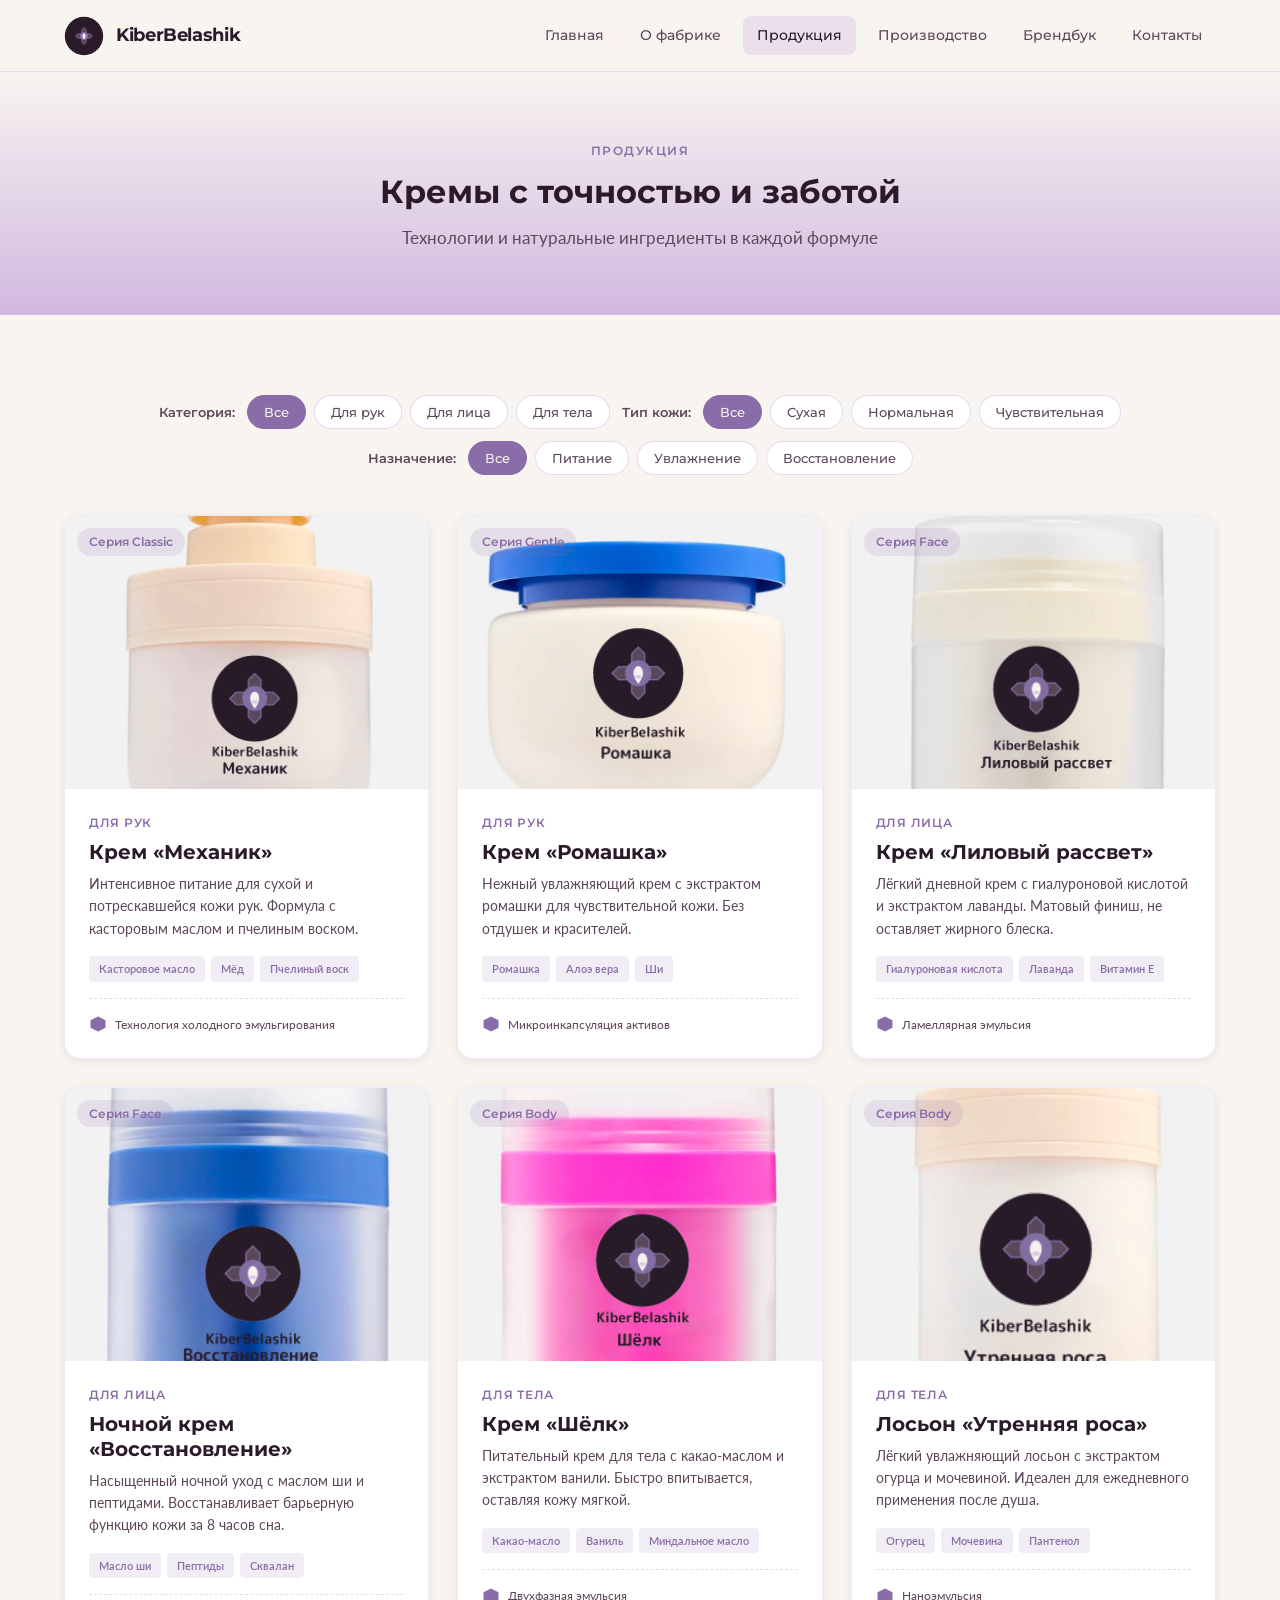
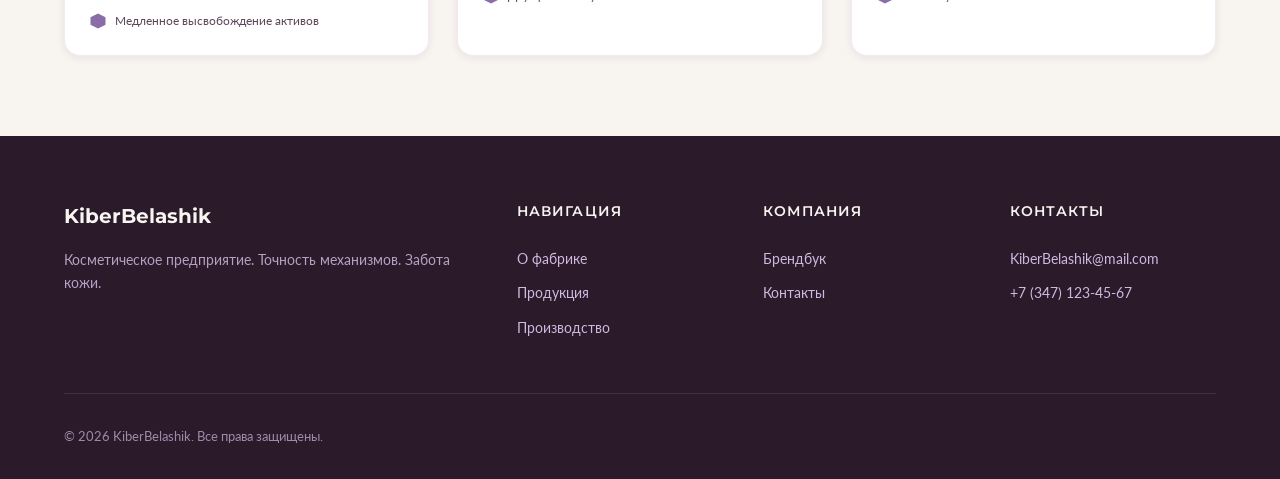
<file: products.html>
<!DOCTYPE html>
<html lang="ru">
<head>
  <meta charset="UTF-8">
  <meta name="viewport" content="width=device-width, initial-scale=1.0">
  <meta name="description" content="Продукция KiberBelashik — кремы для рук, лица и тела">
  <title>Продукция — KiberBelashik</title>
  <link rel="stylesheet" href="css/variables.css">
  <link rel="stylesheet" href="css/base.css">
  <link rel="stylesheet" href="css/layout.css">
  <link rel="stylesheet" href="css/components.css">
  <link rel="stylesheet" href="css/products.css">
</head>
<body>
  <header class="header">
    <div class="container header__inner">
      <a href="index.html" class="logo">
        <svg class="logo__icon" viewBox="0 0 100 100" fill="none" aria-hidden="true">
          <circle cx="50" cy="50" r="48" fill="#2A1A2A"/>
          <g transform="translate(50,50)">
            <path d="M0,-22 L6,-16 L6,-6 L16,-6 L22,0 L16,6 L6,6 L6,16 L0,22 L-6,16 L-6,6 L-16,6 L-22,0 L-16,-6 L-6,-6 L-6,-16 Z" fill="#5D475A" stroke="#8A6DA8" stroke-width="1.2"/>
            <circle cx="0" cy="0" r="10" fill="#8A6DA8"/>
            <path d="M0,-6 C-3,-6 -4,-3 -4,0 C-4,4 0,8 0,8 C0,8 4,4 4,0 C4,-3 3,-6 0,-6Z" fill="#F8F4F0"/>
          </g>
        </svg>
        KiberBelashik
      </a>
      <button class="burger" aria-label="Меню"><span></span><span></span><span></span></button>
      <nav class="nav">
        <a href="index.html" class="nav__link">Главная</a>
        <a href="about.html" class="nav__link">О фабрике</a>
        <a href="products.html" class="nav__link nav__link--active">Продукция</a>
        <a href="production.html" class="nav__link">Производство</a>
        <a href="brandbook.html" class="nav__link">Брендбук</a>
        <a href="contacts.html" class="nav__link">Контакты</a>
      </nav>
    </div>
  </header>

  <main class="main">
    <section class="page-hero" style="background: var(--gradient-soft); padding: 64px 0; text-align: center;">
      <div class="container">
        <span class="section__label">Продукция</span>
        <h1>Кремы с точностью и заботой</h1>
        <p class="section__subtitle" style="margin-top: 12px;">Технологии и натуральные ингредиенты в каждой формуле</p>
      </div>
    </section>

    <section class="section">
      <div class="container">
        <div class="filters">
          <div class="filter-group">
            <span class="filter-group__label">Категория:</span>
            <button class="filter-btn filter-btn--active" data-filter="category" data-value="all">Все</button>
            <button class="filter-btn" data-filter="category" data-value="hands">Для рук</button>
            <button class="filter-btn" data-filter="category" data-value="face">Для лица</button>
            <button class="filter-btn" data-filter="category" data-value="body">Для тела</button>
          </div>
          <div class="filter-group">
            <span class="filter-group__label">Тип кожи:</span>
            <button class="filter-btn filter-btn--active" data-filter="skin" data-value="all">Все</button>
            <button class="filter-btn" data-filter="skin" data-value="dry">Сухая</button>
            <button class="filter-btn" data-filter="skin" data-value="normal">Нормальная</button>
            <button class="filter-btn" data-filter="skin" data-value="sensitive">Чувствительная</button>
          </div>
          <div class="filter-group">
            <span class="filter-group__label">Назначение:</span>
            <button class="filter-btn filter-btn--active" data-filter="purpose" data-value="all">Все</button>
            <button class="filter-btn" data-filter="purpose" data-value="nourish">Питание</button>
            <button class="filter-btn" data-filter="purpose" data-value="moisture">Увлажнение</button>
            <button class="filter-btn" data-filter="purpose" data-value="repair">Восстановление</button>
          </div>
        </div>

        <div class="products-grid">
          <article class="product-card" data-category="hands" data-skin="dry" data-purpose="nourish">
            <div class="product-card__image">
              <span class="product-card__series tag">Серия Classic</span>
              <img src="images/механик.png" alt="Крем «Механик»" class="product-card__photo" loading="lazy" onerror="this.classList.add('product-card__photo--hidden')">
              <div class="product-card__tube">
                <div class="product-card__tube-cap"></div>
                <div class="product-card__tube-body" style="background: linear-gradient(180deg, #8A6DA8, #5D475A);">
                  <span class="product-card__tube-label">KB</span>
                </div>
              </div>
            </div>
            <div class="product-card__body">
              <div class="product-card__category">Для рук</div>
              <h3 class="product-card__title">Крем «Механик»</h3>
              <p class="product-card__desc">Интенсивное питание для сухой и потрескавшейся кожи рук. Формула с касторовым маслом и пчелиным воском.</p>
              <div class="product-card__ingredients">
                <span class="ingredient-tag">Касторовое масло</span>
                <span class="ingredient-tag">Мёд</span>
                <span class="ingredient-tag">Пчелиный воск</span>
              </div>
              <div class="product-card__tech">
                <svg viewBox="0 0 24 24" fill="currentColor"><path d="M12 2L2 7v10l10 5 10-5V7L12 2z"/></svg>
                Технология холодного эмульгирования
              </div>
            </div>
          </article>

          <article class="product-card" data-category="hands" data-skin="sensitive" data-purpose="moisture">
            <div class="product-card__image">
              <span class="product-card__series tag">Серия Gentle</span>
              <img src="images/ромашка.png" alt="Крем «Ромашка»" class="product-card__photo" loading="lazy" onerror="this.classList.add('product-card__photo--hidden')">
              <div class="product-card__tube">
                <div class="product-card__tube-cap"></div>
                <div class="product-card__tube-body" style="background: linear-gradient(180deg, #D1B8E0, #8A6DA8);">
                  <span class="product-card__tube-label">KB</span>
                </div>
              </div>
            </div>
            <div class="product-card__body">
              <div class="product-card__category">Для рук</div>
              <h3 class="product-card__title">Крем «Ромашка»</h3>
              <p class="product-card__desc">Нежный увлажняющий крем с экстрактом ромашки для чувствительной кожи. Без отдушек и красителей.</p>
              <div class="product-card__ingredients">
                <span class="ingredient-tag">Ромашка</span>
                <span class="ingredient-tag">Алоэ вера</span>
                <span class="ingredient-tag">Ши</span>
              </div>
              <div class="product-card__tech">
                <svg viewBox="0 0 24 24" fill="currentColor"><path d="M12 2L2 7v10l10 5 10-5V7L12 2z"/></svg>
                Микроинкапсуляция активов
              </div>
            </div>
          </article>

          <article class="product-card" data-category="face" data-skin="normal" data-purpose="moisture">
            <div class="product-card__image">
              <span class="product-card__series tag">Серия Face</span>
              <img src="images/рассвет.png" alt="Крем «Лиловый рассвет»" class="product-card__photo" loading="lazy" onerror="this.classList.add('product-card__photo--hidden')">
              <div class="product-card__tube">
                <div class="product-card__tube-cap"></div>
                <div class="product-card__tube-body" style="background: linear-gradient(180deg, #F8F4F0, #D1B8E0);">
                  <span class="product-card__tube-label" style="color: #5D475A;">KB</span>
                </div>
              </div>
            </div>
            <div class="product-card__body">
              <div class="product-card__category">Для лица</div>
              <h3 class="product-card__title">Крем «Лиловый рассвет»</h3>
              <p class="product-card__desc">Лёгкий дневной крем с гиалуроновой кислотой и экстрактом лаванды. Матовый финиш, не оставляет жирного блеска.</p>
              <div class="product-card__ingredients">
                <span class="ingredient-tag">Гиалуроновая кислота</span>
                <span class="ingredient-tag">Лаванда</span>
                <span class="ingredient-tag">Витамин E</span>
              </div>
              <div class="product-card__tech">
                <svg viewBox="0 0 24 24" fill="currentColor"><path d="M12 2L2 7v10l10 5 10-5V7L12 2z"/></svg>
                Ламеллярная эмульсия
              </div>
            </div>
          </article>

          <article class="product-card" data-category="face" data-skin="dry" data-purpose="repair">
            <div class="product-card__image">
              <span class="product-card__series tag">Серия Face</span>
              <img src="images/восстановление.png" alt="Ночной крем «Восстановление»" class="product-card__photo" loading="lazy" onerror="this.classList.add('product-card__photo--hidden')">
              <div class="product-card__tube">
                <div class="product-card__tube-cap"></div>
                <div class="product-card__tube-body" style="background: linear-gradient(180deg, #5D475A, #2A1A2A);">
                  <span class="product-card__tube-label">KB</span>
                </div>
              </div>
            </div>
            <div class="product-card__body">
              <div class="product-card__category">Для лица</div>
              <h3 class="product-card__title">Ночной крем «Восстановление»</h3>
              <p class="product-card__desc">Насыщенный ночной уход с маслом ши и пептидами. Восстанавливает барьерную функцию кожи за 8 часов сна.</p>
              <div class="product-card__ingredients">
                <span class="ingredient-tag">Масло ши</span>
                <span class="ingredient-tag">Пептиды</span>
                <span class="ingredient-tag">Сквалан</span>
              </div>
              <div class="product-card__tech">
                <svg viewBox="0 0 24 24" fill="currentColor"><path d="M12 2L2 7v10l10 5 10-5V7L12 2z"/></svg>
                Медленное высвобождение активов
              </div>
            </div>
          </article>

          <article class="product-card" data-category="body" data-skin="dry" data-purpose="nourish">
            <div class="product-card__image">
              <span class="product-card__series tag">Серия Body</span>
              <img src="images/шелк.png" alt="Крем «Шёлк»" class="product-card__photo" loading="lazy" onerror="this.classList.add('product-card__photo--hidden')">
              <div class="product-card__tube">
                <div class="product-card__tube-cap"></div>
                <div class="product-card__tube-body" style="background: linear-gradient(180deg, #8A6DA8, #D1B8E0);">
                  <span class="product-card__tube-label">KB</span>
                </div>
              </div>
            </div>
            <div class="product-card__body">
              <div class="product-card__category">Для тела</div>
              <h3 class="product-card__title">Крем «Шёлк»</h3>
              <p class="product-card__desc">Питательный крем для тела с какао-маслом и экстрактом ванили. Быстро впитывается, оставляя кожу мягкой.</p>
              <div class="product-card__ingredients">
                <span class="ingredient-tag">Какао-масло</span>
                <span class="ingredient-tag">Ваниль</span>
                <span class="ingredient-tag">Миндальное масло</span>
              </div>
              <div class="product-card__tech">
                <svg viewBox="0 0 24 24" fill="currentColor"><path d="M12 2L2 7v10l10 5 10-5V7L12 2z"/></svg>
                Двухфазная эмульсия
              </div>
            </div>
          </article>

          <article class="product-card" data-category="body" data-skin="normal" data-purpose="moisture">
            <div class="product-card__image">
              <span class="product-card__series tag">Серия Body</span>
              <img src="images/роса.png" alt="Лосьон «Утренняя роса»" class="product-card__photo" loading="lazy" onerror="this.classList.add('product-card__photo--hidden')">
              <div class="product-card__tube">
                <div class="product-card__tube-cap"></div>
                <div class="product-card__tube-body" style="background: linear-gradient(180deg, #D1B8E0, #F8F4F0);">
                  <span class="product-card__tube-label" style="color: #5D475A;">KB</span>
                </div>
              </div>
            </div>
            <div class="product-card__body">
              <div class="product-card__category">Для тела</div>
              <h3 class="product-card__title">Лосьон «Утренняя роса»</h3>
              <p class="product-card__desc">Лёгкий увлажняющий лосьон с экстрактом огурца и мочевиной. Идеален для ежедневного применения после душа.</p>
              <div class="product-card__ingredients">
                <span class="ingredient-tag">Огурец</span>
                <span class="ingredient-tag">Мочевина</span>
                <span class="ingredient-tag">Пантенол</span>
              </div>
              <div class="product-card__tech">
                <svg viewBox="0 0 24 24" fill="currentColor"><path d="M12 2L2 7v10l10 5 10-5V7L12 2z"/></svg>
                Наноэмульсия
              </div>
            </div>
          </article>
        </div>

        <p class="no-results">По выбранным фильтрам ничего не найдено. Попробуйте изменить параметры.</p>
      </div>
    </section>
  </main>

  <footer class="footer">
    <div class="container">
      <div class="footer__grid">
        <div>
          <div class="footer__brand">KiberBelashik</div>
          <p class="footer__desc">Косметическое предприятие. Точность механизмов. Забота кожи.</p>
        </div>
        <div>
          <div class="footer__title">Навигация</div>
          <a href="about.html" class="footer__link">О фабрике</a>
          <a href="products.html" class="footer__link">Продукция</a>
          <a href="production.html" class="footer__link">Производство</a>
        </div>
        <div>
          <div class="footer__title">Компания</div>
          <a href="brandbook.html" class="footer__link">Брендбук</a>
          <a href="contacts.html" class="footer__link">Контакты</a>
        </div>
        <div>
          <div class="footer__title">Контакты</div>
          <a href="mailto:KiberBelashik@mail.com" class="footer__link">KiberBelashik@mail.com</a>
          <a href="tel:+73471234567" class="footer__link">+7 (347) 123-45-67</a>
        </div>
      </div>
      <div class="footer__bottom">
        <span>&copy; 2026 KiberBelashik. Все права защищены.</span>
      </div>
    </div>
  </footer>

  <script src="js/main.js"></script>
  <script src="js/products.js"></script>
  <script src="js/animations.js"></script>
</body>
</html>
</file>
<file: css/variables.css>
:root {
  --color-deep: #2A1A2A;
  --color-muted: #5D475A;
  --color-lilac: #8A6DA8;
  --color-pastel: #D1B8E0;
  --color-cream: #F8F4F0;

  --gradient-brand: linear-gradient(135deg, var(--color-deep) 0%, var(--color-muted) 50%, var(--color-lilac) 100%);
  --gradient-soft: linear-gradient(180deg, var(--color-cream) 0%, var(--color-pastel) 100%);
  --gradient-hero: linear-gradient(145deg, var(--color-deep) 0%, #3D2A3D 40%, var(--color-muted) 100%);

  --font-heading: 'Montserrat', sans-serif;
  --font-body: 'Lato', sans-serif;

  --h1-size: 32px;
  --h2-size: 24px;
  --text-size: 16px;

  --radius-sm: 8px;
  --radius-md: 16px;
  --radius-lg: 24px;

  --shadow-sm: 0 2px 8px rgba(42, 26, 42, 0.08);
  --shadow-md: 0 8px 24px rgba(42, 26, 42, 0.12);
  --shadow-lg: 0 16px 48px rgba(42, 26, 42, 0.18);

  --transition: 0.3s cubic-bezier(0.4, 0, 0.2, 1);
  --header-height: 72px;
}

@media (max-width: 768px) {
  :root {
    --h1-size: 26px;
    --h2-size: 20px;
    --text-size: 15px;
    --header-height: 64px;
  }
}
</file>
<file: css/base.css>
@import url('https://fonts.googleapis.com/css2?family=Lato:wght@300;400;700&family=Montserrat:wght@500;600;700;800&display=swap');

*,
*::before,
*::after {
  box-sizing: border-box;
  margin: 0;
  padding: 0;
}

html {
  scroll-behavior: smooth;
}

body {
  font-family: var(--font-body);
  font-size: var(--text-size);
  line-height: 1.6;
  color: var(--color-deep);
  background-color: var(--color-cream);
  -webkit-font-smoothing: antialiased;
}

h1, h2, h3, h4, h5, h6 {
  font-family: var(--font-heading);
  font-weight: 700;
  line-height: 1.25;
  color: var(--color-deep);
}

h1 { font-size: var(--h1-size); }
h2 { font-size: var(--h2-size); }
h3 { font-size: 20px; }

a {
  color: var(--color-lilac);
  text-decoration: none;
  transition: color var(--transition);
}

a:hover {
  color: var(--color-muted);
}

img {
  max-width: 100%;
  height: auto;
  display: block;
}

ul {
  list-style: none;
}

button {
  font-family: inherit;
  cursor: pointer;
  border: none;
  background: none;
}

.page-enter {
  animation: pageFadeIn 0.5s ease forwards;
}

@keyframes pageFadeIn {
  from {
    opacity: 0;
    transform: translateY(12px);
  }
  to {
    opacity: 1;
    transform: translateY(0);
  }
}

.sr-only {
  position: absolute;
  width: 1px;
  height: 1px;
  padding: 0;
  margin: -1px;
  overflow: hidden;
  clip: rect(0, 0, 0, 0);
  border: 0;
}
</file>
<file: css/layout.css>
.container {
  width: 100%;
  max-width: 1200px;
  margin: 0 auto;
  padding: 0 24px;
}

@media (max-width: 480px) {
  .container {
    padding: 0 16px;
  }
}

.section {
  padding: 80px 0;
}

.section--alt {
  background: var(--gradient-soft);
}

.section__header {
  text-align: center;
  max-width: 720px;
  margin: 0 auto 48px;
}

.section__label {
  display: inline-block;
  font-family: var(--font-heading);
  font-size: 12px;
  font-weight: 600;
  letter-spacing: 0.12em;
  text-transform: uppercase;
  color: var(--color-lilac);
  margin-bottom: 12px;
}

.section__title {
  margin-bottom: 16px;
}

.section__subtitle {
  color: var(--color-muted);
  font-size: 17px;
}

.grid {
  display: grid;
  gap: 24px;
}

.grid--2 { grid-template-columns: repeat(2, 1fr); }
.grid--3 { grid-template-columns: repeat(3, 1fr); }
.grid--4 { grid-template-columns: repeat(4, 1fr); }

@media (max-width: 1024px) {
  .grid--4 { grid-template-columns: repeat(2, 1fr); }
  .grid--3 { grid-template-columns: repeat(2, 1fr); }
}

@media (max-width: 640px) {
  .section { padding: 56px 0; }
  .grid--2,
  .grid--3,
  .grid--4 { grid-template-columns: 1fr; }
}
</file>
<file: css/components.css>
/* Header */
.header {
  position: fixed;
  top: 0;
  left: 0;
  right: 0;
  z-index: 1000;
  height: var(--header-height);
  background: rgba(248, 244, 240, 0.92);
  backdrop-filter: blur(12px);
  border-bottom: 1px solid rgba(209, 184, 224, 0.4);
  transition: box-shadow var(--transition);
}

.header--scrolled {
  box-shadow: var(--shadow-sm);
}

.header__inner {
  display: flex;
  align-items: center;
  justify-content: space-between;
  height: 100%;
}

.logo {
  display: flex;
  align-items: center;
  gap: 12px;
  color: var(--color-deep);
  font-family: var(--font-heading);
  font-weight: 700;
  font-size: 18px;
  letter-spacing: -0.02em;
}

.logo:hover {
  color: var(--color-deep);
}

.logo__icon {
  width: 40px;
  height: 40px;
  flex-shrink: 0;
}

.nav {
  display: flex;
  align-items: center;
  gap: 8px;
}

.nav__link {
  padding: 8px 14px;
  font-family: var(--font-heading);
  font-size: 14px;
  font-weight: 500;
  color: var(--color-muted);
  border-radius: var(--radius-sm);
  transition: all var(--transition);
}

.nav__link:hover,
.nav__link--active {
  color: var(--color-deep);
  background: rgba(209, 184, 224, 0.35);
}

.burger {
  display: none;
  flex-direction: column;
  gap: 5px;
  padding: 8px;
}

.burger span {
  display: block;
  width: 24px;
  height: 2px;
  background: var(--color-deep);
  border-radius: 2px;
  transition: var(--transition);
}

.burger--open span:nth-child(1) {
  transform: translateY(7px) rotate(45deg);
}

.burger--open span:nth-child(2) {
  opacity: 0;
}

.burger--open span:nth-child(3) {
  transform: translateY(-7px) rotate(-45deg);
}

@media (max-width: 900px) {
  .burger { display: flex; }

  .nav {
    position: fixed;
    top: var(--header-height);
    left: 0;
    right: 0;
    flex-direction: column;
    padding: 24px;
    background: var(--color-cream);
    border-bottom: 1px solid rgba(209, 184, 224, 0.4);
    transform: translateY(-120%);
    opacity: 0;
    pointer-events: none;
    transition: all var(--transition);
  }

  .nav--open {
    transform: translateY(0);
    opacity: 1;
    pointer-events: auto;
  }

  .nav__link {
    width: 100%;
    text-align: center;
    padding: 14px;
  }
}

/* Buttons */
.btn {
  display: inline-flex;
  align-items: center;
  justify-content: center;
  gap: 8px;
  padding: 14px 28px;
  font-family: var(--font-heading);
  font-size: 14px;
  font-weight: 600;
  border-radius: var(--radius-sm);
  transition: all var(--transition);
}

.btn--primary {
  background: var(--gradient-brand);
  color: var(--color-cream);
  box-shadow: var(--shadow-sm);
}

.btn--primary:hover {
  transform: translateY(-2px);
  box-shadow: var(--shadow-md);
  color: var(--color-cream);
}

.btn--outline {
  border: 2px solid var(--color-lilac);
  color: var(--color-lilac);
  background: transparent;
}

.btn--outline:hover {
  background: var(--color-lilac);
  color: var(--color-cream);
}

.btn--ghost {
  color: var(--color-lilac);
  padding: 10px 16px;
}

.btn--ghost:hover {
  background: rgba(138, 109, 168, 0.1);
}

/* Cards */
.card {
  background: #fff;
  border-radius: var(--radius-md);
  padding: 28px;
  box-shadow: var(--shadow-sm);
  border: 1px solid rgba(209, 184, 224, 0.3);
  transition: all var(--transition);
}

.card:hover {
  transform: translateY(-4px);
  box-shadow: var(--shadow-md);
}

.card__icon {
  width: 56px;
  height: 56px;
  margin-bottom: 20px;
  color: var(--color-lilac);
}

.card__title {
  margin-bottom: 12px;
}

.card__text {
  color: var(--color-muted);
  font-size: 15px;
}

/* Footer */
.footer {
  background: var(--color-deep);
  color: var(--color-pastel);
  padding: 64px 0 32px;
}

.footer__grid {
  display: grid;
  grid-template-columns: 2fr 1fr 1fr 1fr;
  gap: 40px;
  margin-bottom: 48px;
}

.footer__brand {
  font-family: var(--font-heading);
  font-size: 20px;
  font-weight: 700;
  color: var(--color-cream);
  margin-bottom: 16px;
}

.footer__desc {
  font-size: 14px;
  line-height: 1.7;
  opacity: 0.85;
}

.footer__title {
  font-family: var(--font-heading);
  font-size: 14px;
  font-weight: 600;
  color: var(--color-cream);
  margin-bottom: 20px;
  text-transform: uppercase;
  letter-spacing: 0.08em;
}

.footer__link {
  display: block;
  color: var(--color-pastel);
  font-size: 14px;
  padding: 6px 0;
  transition: color var(--transition);
}

.footer__link:hover {
  color: var(--color-cream);
}

.footer__bottom {
  padding-top: 32px;
  border-top: 1px solid rgba(209, 184, 224, 0.2);
  display: flex;
  justify-content: space-between;
  align-items: center;
  flex-wrap: wrap;
  gap: 16px;
  font-size: 13px;
  opacity: 0.7;
}

@media (max-width: 768px) {
  .footer__grid {
    grid-template-columns: 1fr 1fr;
    gap: 32px;
  }
}

@media (max-width: 480px) {
  .footer__grid {
    grid-template-columns: 1fr;
  }
}

/* Tag / badge */
.tag {
  display: inline-block;
  padding: 4px 12px;
  font-size: 12px;
  font-weight: 600;
  font-family: var(--font-heading);
  background: rgba(138, 109, 168, 0.15);
  color: var(--color-lilac);
  border-radius: 100px;
}

/* Main offset for fixed header */
.main {
  padding-top: var(--header-height);
  min-height: 100vh;
}
</file>
<file: css/home.css>
.hero {
  position: relative;
  min-height: calc(100vh - var(--header-height));
  display: flex;
  align-items: center;
  background: var(--gradient-hero);
  overflow: hidden;
}

.hero::before {
  content: '';
  position: absolute;
  inset: 0;
  background:
    radial-gradient(circle at 20% 80%, rgba(138, 109, 168, 0.25) 0%, transparent 50%),
    radial-gradient(circle at 80% 20%, rgba(209, 184, 224, 0.15) 0%, transparent 40%);
  pointer-events: none;
}

.hero__grid {
  position: relative;
  display: grid;
  grid-template-columns: 1fr 1fr;
  gap: 48px;
  align-items: center;
  padding: 80px 0;
}

.hero__content {
  color: var(--color-cream);
}

.hero__badge {
  display: inline-flex;
  align-items: center;
  gap: 8px;
  padding: 8px 16px;
  background: rgba(248, 244, 240, 0.1);
  border: 1px solid rgba(248, 244, 240, 0.2);
  border-radius: 100px;
  font-size: 13px;
  font-family: var(--font-heading);
  margin-bottom: 24px;
  backdrop-filter: blur(4px);
}

.hero__title {
  font-size: clamp(32px, 5vw, 52px);
  color: var(--color-cream);
  margin-bottom: 16px;
  letter-spacing: -0.02em;
}

.hero__slogan {
  font-family: var(--font-heading);
  font-size: clamp(18px, 2.5vw, 24px);
  font-weight: 500;
  color: var(--color-pastel);
  margin-bottom: 24px;
}

.hero__text {
  font-size: 17px;
  line-height: 1.7;
  opacity: 0.9;
  margin-bottom: 36px;
  max-width: 480px;
}

.hero__visual {
  position: relative;
  display: flex;
  justify-content: center;
  align-items: center;
}

.hero__illustration {
  width: 100%;
  max-width: 420px;
  aspect-ratio: 1;
  animation: float 6s ease-in-out infinite;
}

@keyframes float {
  0%, 100% { transform: translateY(0); }
  50% { transform: translateY(-12px); }
}

.hero__gear {
  position: absolute;
  opacity: 0.15;
  color: var(--color-pastel);
}

.hero__gear--1 {
  width: 120px;
  top: 10%;
  right: 5%;
  animation: spin 20s linear infinite;
}

.hero__gear--2 {
  width: 80px;
  bottom: 15%;
  left: 0;
  animation: spin 15s linear infinite reverse;
}

@keyframes spin {
  from { transform: rotate(0deg); }
  to { transform: rotate(360deg); }
}

@media (max-width: 900px) {
  .hero__grid {
    grid-template-columns: 1fr;
    text-align: center;
    padding: 56px 0;
  }

  .hero__text {
    margin-left: auto;
    margin-right: auto;
  }

  .hero__visual {
    order: -1;
  }

  .hero__illustration {
    max-width: 280px;
  }
}

/* About brief */
.about-brief__content {
  display: grid;
  grid-template-columns: 1fr 1fr;
  gap: 48px;
  align-items: center;
}

.about-brief__text p {
  color: var(--color-muted);
  margin-bottom: 16px;
}

.about-brief__icons {
  display: flex;
  justify-content: center;
  gap: 32px;
  flex-wrap: wrap;
}

.icon-feature {
  display: flex;
  flex-direction: column;
  align-items: center;
  gap: 12px;
  padding: 24px;
  background: #fff;
  border-radius: var(--radius-md);
  box-shadow: var(--shadow-sm);
  min-width: 140px;
  transition: all var(--transition);
}

.icon-feature:hover {
  transform: translateY(-4px);
  box-shadow: var(--shadow-md);
  background: var(--color-pastel);
}

.icon-feature svg {
  width: 48px;
  height: 48px;
  color: var(--color-lilac);
}

.icon-feature span {
  font-family: var(--font-heading);
  font-size: 13px;
  font-weight: 600;
  text-align: center;
  color: var(--color-muted);
}

@media (max-width: 768px) {
  .about-brief__content {
    grid-template-columns: 1fr;
  }
}

/* Why us */
.why-us__timeline {
  position: relative;
  max-width: 800px;
  margin: 0 auto;
}

.why-us__item {
  display: grid;
  grid-template-columns: 60px 1fr;
  gap: 24px;
  padding-bottom: 40px;
  position: relative;
}

.why-us__item:not(:last-child)::before {
  content: '';
  position: absolute;
  left: 29px;
  top: 60px;
  bottom: 0;
  width: 2px;
  background: linear-gradient(180deg, var(--color-lilac), var(--color-pastel));
}

.why-us__marker {
  width: 60px;
  height: 60px;
  border-radius: 50%;
  background: var(--gradient-brand);
  display: flex;
  align-items: center;
  justify-content: center;
  color: var(--color-cream);
  font-family: var(--font-heading);
  font-weight: 700;
  font-size: 14px;
  flex-shrink: 0;
  box-shadow: var(--shadow-sm);
}

.why-us__body h3 {
  margin-bottom: 8px;
}

.why-us__body p {
  color: var(--color-muted);
}

.why-us__story {
  background: #fff;
  border-radius: var(--radius-md);
  padding: 40px;
  border-left: 4px solid var(--color-lilac);
  box-shadow: var(--shadow-sm);
  margin-top: 32px;
}

.why-us__story p {
  color: var(--color-muted);
  margin-bottom: 16px;
}

.why-us__story p:last-child {
  margin-bottom: 0;
}

/* CTA */
.cta-section {
  background: var(--gradient-brand);
  padding: 80px 0;
  text-align: center;
}

.cta-section h2 {
  color: var(--color-cream);
  margin-bottom: 16px;
}

.cta-section p {
  color: var(--color-pastel);
  margin-bottom: 32px;
  font-size: 17px;
}

.cta-section .btn--primary {
  background: var(--color-cream);
  color: var(--color-deep);
}

.cta-section .btn--primary:hover {
  background: #fff;
  color: var(--color-deep);
}
</file>
<file: css/about.css>
.page-hero {
  background: var(--gradient-soft);
  padding: 64px 0;
  text-align: center;
}

.page-hero__slogan {
  font-family: var(--font-heading);
  font-size: 20px;
  color: var(--color-lilac);
  margin-top: 12px;
  font-weight: 500;
}

.mission-card {
  background: #fff;
  border-radius: var(--radius-lg);
  padding: 48px;
  text-align: center;
  box-shadow: var(--shadow-md);
  border: 1px solid rgba(209, 184, 224, 0.4);
  max-width: 800px;
  margin: -40px auto 0;
  position: relative;
  z-index: 1;
}

.mission-card p {
  font-size: 18px;
  color: var(--color-muted);
  line-height: 1.8;
}

.values-grid .card {
  text-align: center;
}

.values-grid .card__icon {
  margin: 0 auto 20px;
}

.history-block {
  display: grid;
  grid-template-columns: 1fr 1fr;
  gap: 48px;
  align-items: start;
}

.history-block__text p {
  color: var(--color-muted);
  margin-bottom: 16px;
}

.history-block__visual {
  background: var(--gradient-brand);
  border-radius: var(--radius-lg);
  padding: 40px;
  color: var(--color-cream);
  position: relative;
  overflow: hidden;
}

.history-block__visual::after {
  content: '';
  position: absolute;
  width: 200px;
  height: 200px;
  border: 2px dashed rgba(248, 244, 240, 0.2);
  border-radius: 50%;
  top: -50px;
  right: -50px;
}

.history-block__year {
  font-family: var(--font-heading);
  font-size: 48px;
  font-weight: 800;
  opacity: 0.3;
  margin-bottom: 16px;
}

.history-block__quote {
  font-size: 18px;
  font-style: italic;
  line-height: 1.7;
  position: relative;
  z-index: 1;
}

.team-card {
  text-align: center;
  overflow: hidden;
}

.team-card__avatar {
  width: 120px;
  height: 120px;
  border-radius: 50%;
  margin: 0 auto 20px;
  background: var(--gradient-soft);
  display: flex;
  align-items: center;
  justify-content: center;
  border: 3px solid var(--color-pastel);
  overflow: hidden;
}

.team-card__avatar img {
  width: 100%;
  height: 100%;
  object-fit: cover;
  object-position: center top;
  display: block;
}

.team-card__role {
  font-size: 13px;
  color: var(--color-lilac);
  font-family: var(--font-heading);
  font-weight: 600;
  margin-bottom: 8px;
}

.team-card__name {
  margin-bottom: 12px;
}

.team-card__desc {
  font-size: 14px;
  color: var(--color-muted);
}

@media (max-width: 768px) {
  .mission-card {
    margin-top: 0;
    padding: 32px 24px;
  }

  .history-block {
    grid-template-columns: 1fr;
  }
}
</file>
<file: css/contacts.css>
.contacts-grid {
  display: grid;
  grid-template-columns: 1fr 1fr;
  gap: 48px;
}

.contact-info {
  display: flex;
  flex-direction: column;
  gap: 28px;
}

.contact-item {
  display: flex;
  gap: 20px;
  align-items: flex-start;
}

.contact-item__icon {
  width: 48px;
  height: 48px;
  background: var(--gradient-soft);
  border-radius: var(--radius-sm);
  display: flex;
  align-items: center;
  justify-content: center;
  flex-shrink: 0;
  color: var(--color-lilac);
}

.contact-item__icon svg {
  width: 24px;
  height: 24px;
}

.contact-item__label {
  font-family: var(--font-heading);
  font-size: 12px;
  font-weight: 600;
  text-transform: uppercase;
  letter-spacing: 0.08em;
  color: var(--color-lilac);
  margin-bottom: 4px;
}

.contact-item__value {
  color: var(--color-deep);
  font-size: 16px;
}

.contact-item__value a {
  color: var(--color-deep);
}

.contact-item__value a:hover {
  color: var(--color-lilac);
}

.social-links {
  display: flex;
  gap: 12px;
  margin-top: 8px;
}

.social-link {
  width: 44px;
  height: 44px;
  border-radius: 50%;
  background: #fff;
  border: 1px solid rgba(209, 184, 224, 0.5);
  display: flex;
  align-items: center;
  justify-content: center;
  color: var(--color-lilac);
  transition: all var(--transition);
}

.social-link:hover {
  background: var(--color-lilac);
  color: var(--color-cream);
  border-color: var(--color-lilac);
  transform: translateY(-2px);
}

.social-link svg {
  width: 20px;
  height: 20px;
}

.map-container {
  border-radius: var(--radius-lg);
  overflow: hidden;
  box-shadow: var(--shadow-md);
  border: 1px solid rgba(209, 184, 224, 0.4);
  min-height: 400px;
  position: relative;
  background: var(--gradient-soft);
}

.map-static {
  width: 100%;
  height: 100%;
  min-height: 400px;
  position: relative;
}

.map-static__grid {
  position: absolute;
  inset: 0;
  background-image:
    linear-gradient(rgba(138, 109, 168, 0.08) 1px, transparent 1px),
    linear-gradient(90deg, rgba(138, 109, 168, 0.08) 1px, transparent 1px);
  background-size: 40px 40px;
}

.map-static__roads {
  position: absolute;
  inset: 0;
}

.map-road {
  position: absolute;
  background: rgba(93, 71, 90, 0.15);
}

.map-road--h {
  height: 8px;
  left: 0;
  right: 0;
  top: 45%;
}

.map-road--v {
  width: 8px;
  top: 0;
  bottom: 0;
  left: 55%;
}

.map-road--h2 {
  height: 6px;
  left: 10%;
  right: 30%;
  top: 70%;
}

.map-pin {
  position: absolute;
  top: 42%;
  left: 52%;
  transform: translate(-50%, -100%);
  z-index: 2;
  animation: pinBounce 2s ease-in-out infinite;
}

@keyframes pinBounce {
  0%, 100% { transform: translate(-50%, -100%); }
  50% { transform: translate(-50%, calc(-100% - 8px)); }
}

.map-pin svg {
  width: 40px;
  height: 40px;
  color: var(--color-lilac);
  filter: drop-shadow(0 4px 8px rgba(42, 26, 42, 0.3));
}

.map-pin__label {
  position: absolute;
  top: 100%;
  left: 50%;
  transform: translateX(-50%);
  margin-top: 8px;
  white-space: nowrap;
  background: var(--color-deep);
  color: var(--color-cream);
  padding: 8px 16px;
  border-radius: var(--radius-sm);
  font-family: var(--font-heading);
  font-size: 13px;
  font-weight: 600;
}

.map-static__water {
  position: absolute;
  bottom: 10%;
  left: 5%;
  width: 80px;
  height: 60px;
  background: rgba(138, 109, 168, 0.2);
  border-radius: 50% 50% 40% 60%;
}

.map-static__park {
  position: absolute;
  top: 15%;
  right: 10%;
  width: 60px;
  height: 60px;
  background: rgba(138, 109, 168, 0.15);
  border-radius: 50%;
}

.contact-form {
  background: #fff;
  border-radius: var(--radius-lg);
  padding: 40px;
  box-shadow: var(--shadow-sm);
  border: 1px solid rgba(209, 184, 224, 0.3);
}

.form-group {
  margin-bottom: 20px;
}

.form-group label {
  display: block;
  font-family: var(--font-heading);
  font-size: 13px;
  font-weight: 600;
  margin-bottom: 8px;
  color: var(--color-muted);
}

.form-group input,
.form-group textarea {
  width: 100%;
  padding: 14px 16px;
  border: 1px solid rgba(209, 184, 224, 0.5);
  border-radius: var(--radius-sm);
  font-family: var(--font-body);
  font-size: 15px;
  background: var(--color-cream);
  transition: border-color var(--transition);
}

.form-group input:focus,
.form-group textarea:focus {
  outline: none;
  border-color: var(--color-lilac);
}

.form-group textarea {
  min-height: 120px;
  resize: vertical;
}

@media (max-width: 900px) {
  .contacts-grid {
    grid-template-columns: 1fr;
  }
}
</file>
<file: css/production.css>
.blueprint-bg {
  background-color: var(--color-cream);
  background-image:
    linear-gradient(rgba(138, 109, 168, 0.06) 1px, transparent 1px),
    linear-gradient(90deg, rgba(138, 109, 168, 0.06) 1px, transparent 1px);
  background-size: 24px 24px;
}

.process-steps {
  display: flex;
  flex-direction: column;
  gap: 0;
  max-width: 900px;
  margin: 0 auto;
}

.process-step {
  display: grid;
  grid-template-columns: 80px 1fr;
  gap: 32px;
  padding: 40px 0;
  position: relative;
  opacity: 0;
  transform: translateX(-20px);
  transition: all 0.6s ease;
}

.process-step--visible {
  opacity: 1;
  transform: translateX(0);
}

.process-step:not(:last-child)::after {
  content: '';
  position: absolute;
  left: 39px;
  top: 100px;
  bottom: 0;
  width: 2px;
  background: repeating-linear-gradient(
    180deg,
    var(--color-lilac) 0,
    var(--color-lilac) 6px,
    transparent 6px,
    transparent 12px
  );
}

.process-step__number {
  width: 80px;
  height: 80px;
  border: 2px solid var(--color-lilac);
  border-radius: 50%;
  display: flex;
  align-items: center;
  justify-content: center;
  font-family: var(--font-heading);
  font-weight: 700;
  font-size: 24px;
  color: var(--color-lilac);
  background: var(--color-cream);
  position: relative;
  z-index: 1;
}

.process-step__number::before {
  content: '';
  position: absolute;
  inset: -6px;
  border: 1px dashed rgba(138, 109, 168, 0.4);
  border-radius: 50%;
}

.process-step__content {
  background: #fff;
  border: 1px solid rgba(138, 109, 168, 0.3);
  border-radius: var(--radius-md);
  padding: 28px;
  position: relative;
}

.process-step__content::before {
  content: '';
  position: absolute;
  top: 12px;
  right: 12px;
  width: 40px;
  height: 40px;
  border: 1px solid rgba(138, 109, 168, 0.2);
  border-radius: 4px;
}

.process-step__icon {
  width: 48px;
  height: 48px;
  color: var(--color-lilac);
  margin-bottom: 16px;
}

.process-step__title {
  margin-bottom: 8px;
}

.process-step__text {
  color: var(--color-muted);
  font-size: 15px;
}

.quality-block {
  background: var(--color-deep);
  color: var(--color-cream);
  border-radius: var(--radius-lg);
  padding: 48px;
  display: grid;
  grid-template-columns: auto 1fr;
  gap: 32px;
  align-items: center;
}

.quality-block__icon {
  width: 80px;
  height: 80px;
  color: var(--color-pastel);
}

.quality-block h3 {
  color: var(--color-cream);
  margin-bottom: 12px;
}

.quality-block p {
  color: var(--color-pastel);
  line-height: 1.7;
}

.video-placeholder {
  position: relative;
  aspect-ratio: 16/9;
  background: var(--gradient-brand);
  border-radius: var(--radius-lg);
  overflow: hidden;
  display: flex;
  align-items: center;
  justify-content: center;
  cursor: pointer;
  transition: all var(--transition);
}

.video-placeholder:hover {
  transform: scale(1.01);
  box-shadow: var(--shadow-lg);
}

.video-placeholder__overlay {
  position: absolute;
  inset: 0;
  background:
    repeating-linear-gradient(
      0deg,
      transparent,
      transparent 2px,
      rgba(0, 0, 0, 0.03) 2px,
      rgba(0, 0, 0, 0.03) 4px
    );
}

.video-placeholder__play {
  width: 80px;
  height: 80px;
  background: rgba(248, 244, 240, 0.95);
  border-radius: 50%;
  display: flex;
  align-items: center;
  justify-content: center;
  position: relative;
  z-index: 1;
  transition: all var(--transition);
  box-shadow: var(--shadow-md);
}

.video-placeholder:hover .video-placeholder__play {
  transform: scale(1.1);
  background: #fff;
}

.video-placeholder__play svg {
  width: 32px;
  height: 32px;
  color: var(--color-lilac);
  margin-left: 4px;
}

.video-placeholder__label {
  position: absolute;
  bottom: 24px;
  left: 24px;
  font-family: var(--font-heading);
  font-size: 14px;
  font-weight: 600;
  color: var(--color-cream);
  z-index: 1;
}

.video-placeholder__timelapse {
  position: absolute;
  inset: 0;
  display: flex;
  gap: 4px;
  padding: 20px;
  opacity: 0.3;
}

.video-placeholder__frame {
  flex: 1;
  background: rgba(248, 244, 240, 0.1);
  border-radius: 4px;
  animation: timelapse 3s ease-in-out infinite;
}

.video-placeholder__frame:nth-child(2) { animation-delay: 0.5s; }
.video-placeholder__frame:nth-child(3) { animation-delay: 1s; }
.video-placeholder__frame:nth-child(4) { animation-delay: 1.5s; }
.video-placeholder__frame:nth-child(5) { animation-delay: 2s; }

@keyframes timelapse {
  0%, 100% { opacity: 0.2; transform: scaleY(0.8); }
  50% { opacity: 0.6; transform: scaleY(1); }
}

@media (max-width: 768px) {
  .process-step {
    grid-template-columns: 60px 1fr;
    gap: 20px;
  }

  .process-step__number {
    width: 60px;
    height: 60px;
    font-size: 20px;
  }

  .process-step:not(:last-child)::after {
    left: 29px;
    top: 80px;
  }

  .quality-block {
    grid-template-columns: 1fr;
    text-align: center;
    padding: 32px 24px;
  }

  .quality-block__icon {
    margin: 0 auto;
  }
}
</file>
<file: css/products.css>
.filters {
  display: flex;
  flex-wrap: wrap;
  gap: 12px;
  margin-bottom: 40px;
  justify-content: center;
}

.filter-group {
  display: flex;
  flex-wrap: wrap;
  gap: 8px;
  align-items: center;
}

.filter-group__label {
  font-family: var(--font-heading);
  font-size: 13px;
  font-weight: 600;
  color: var(--color-muted);
  margin-right: 4px;
}

.filter-btn {
  padding: 8px 16px;
  font-family: var(--font-heading);
  font-size: 13px;
  font-weight: 500;
  color: var(--color-muted);
  background: #fff;
  border: 1px solid rgba(209, 184, 224, 0.5);
  border-radius: 100px;
  transition: all var(--transition);
}

.filter-btn:hover,
.filter-btn--active {
  background: var(--color-lilac);
  color: var(--color-cream);
  border-color: var(--color-lilac);
}

.product-card {
  background: #fff;
  border-radius: var(--radius-md);
  overflow: hidden;
  box-shadow: var(--shadow-sm);
  border: 1px solid rgba(209, 184, 224, 0.3);
  transition: all 0.4s cubic-bezier(0.4, 0, 0.2, 1);
}

.product-card:hover {
  transform: scale(1.03) translateY(-6px);
  box-shadow: var(--shadow-lg);
  background: linear-gradient(180deg, #fff 0%, rgba(209, 184, 224, 0.15) 100%);
}

.product-card--hidden {
  display: none;
}

.product-card__image {
  position: relative;
  aspect-ratio: 4/3;
  background: var(--gradient-soft);
  display: flex;
  align-items: center;
  justify-content: center;
  overflow: hidden;
}

.product-card__photo {
  position: absolute;
  inset: 0;
  width: 100%;
  height: 100%;
  object-fit: cover;
  z-index: 1;
  transition: transform var(--transition);
}

.product-card__photo--hidden {
  display: none;
}

.product-card__image:has(.product-card__photo:not(.product-card__photo--hidden)) .product-card__tube {
  display: none;
}

.product-card:hover .product-card__photo:not(.product-card__photo--hidden) {
  transform: scale(1.05);
}

.product-card__tube {
  width: 80px;
  height: 160px;
  border-radius: 12px 12px 8px 8px;
  position: relative;
  transition: transform var(--transition);
}

.product-card:hover .product-card__tube {
  transform: scale(1.05);
}

.product-card__tube-cap {
  position: absolute;
  top: -12px;
  left: 50%;
  transform: translateX(-50%);
  width: 50px;
  height: 20px;
  border-radius: 4px 4px 0 0;
  background: var(--color-muted);
}

.product-card__tube-body {
  width: 100%;
  height: 100%;
  border-radius: inherit;
  display: flex;
  flex-direction: column;
  align-items: center;
  justify-content: flex-end;
  padding-bottom: 16px;
}

.product-card__tube-label {
  font-family: var(--font-heading);
  font-size: 8px;
  font-weight: 700;
  color: var(--color-cream);
  letter-spacing: 0.05em;
  text-transform: uppercase;
}

.product-card__series {
  position: absolute;
  top: 12px;
  left: 12px;
  z-index: 2;
}

.product-card__body {
  padding: 24px;
}

.product-card__category {
  font-size: 12px;
  color: var(--color-lilac);
  font-family: var(--font-heading);
  font-weight: 600;
  text-transform: uppercase;
  letter-spacing: 0.06em;
  margin-bottom: 8px;
}

.product-card__title {
  margin-bottom: 8px;
}

.product-card__desc {
  font-size: 14px;
  color: var(--color-muted);
  margin-bottom: 16px;
}

.product-card__ingredients {
  display: flex;
  flex-wrap: wrap;
  gap: 6px;
}

.ingredient-tag {
  padding: 4px 10px;
  font-size: 11px;
  background: rgba(138, 109, 168, 0.12);
  color: var(--color-lilac);
  border-radius: 4px;
  font-weight: 600;
}

.product-card__tech {
  display: flex;
  align-items: center;
  gap: 8px;
  margin-top: 16px;
  padding-top: 16px;
  border-top: 1px dashed rgba(209, 184, 224, 0.5);
  font-size: 12px;
  color: var(--color-muted);
}

.product-card__tech svg {
  width: 18px;
  height: 18px;
  color: var(--color-lilac);
  flex-shrink: 0;
}

.products-grid {
  display: grid;
  grid-template-columns: repeat(3, 1fr);
  gap: 28px;
}

@media (max-width: 1024px) {
  .products-grid {
    grid-template-columns: repeat(2, 1fr);
  }
}

@media (max-width: 600px) {
  .products-grid {
    grid-template-columns: 1fr;
  }

  .filters {
    flex-direction: column;
    align-items: stretch;
  }

  .filter-group {
    justify-content: center;
  }
}

.no-results {
  text-align: center;
  padding: 48px;
  color: var(--color-muted);
  display: none;
}

.no-results--visible {
  display: block;
}
</file>
